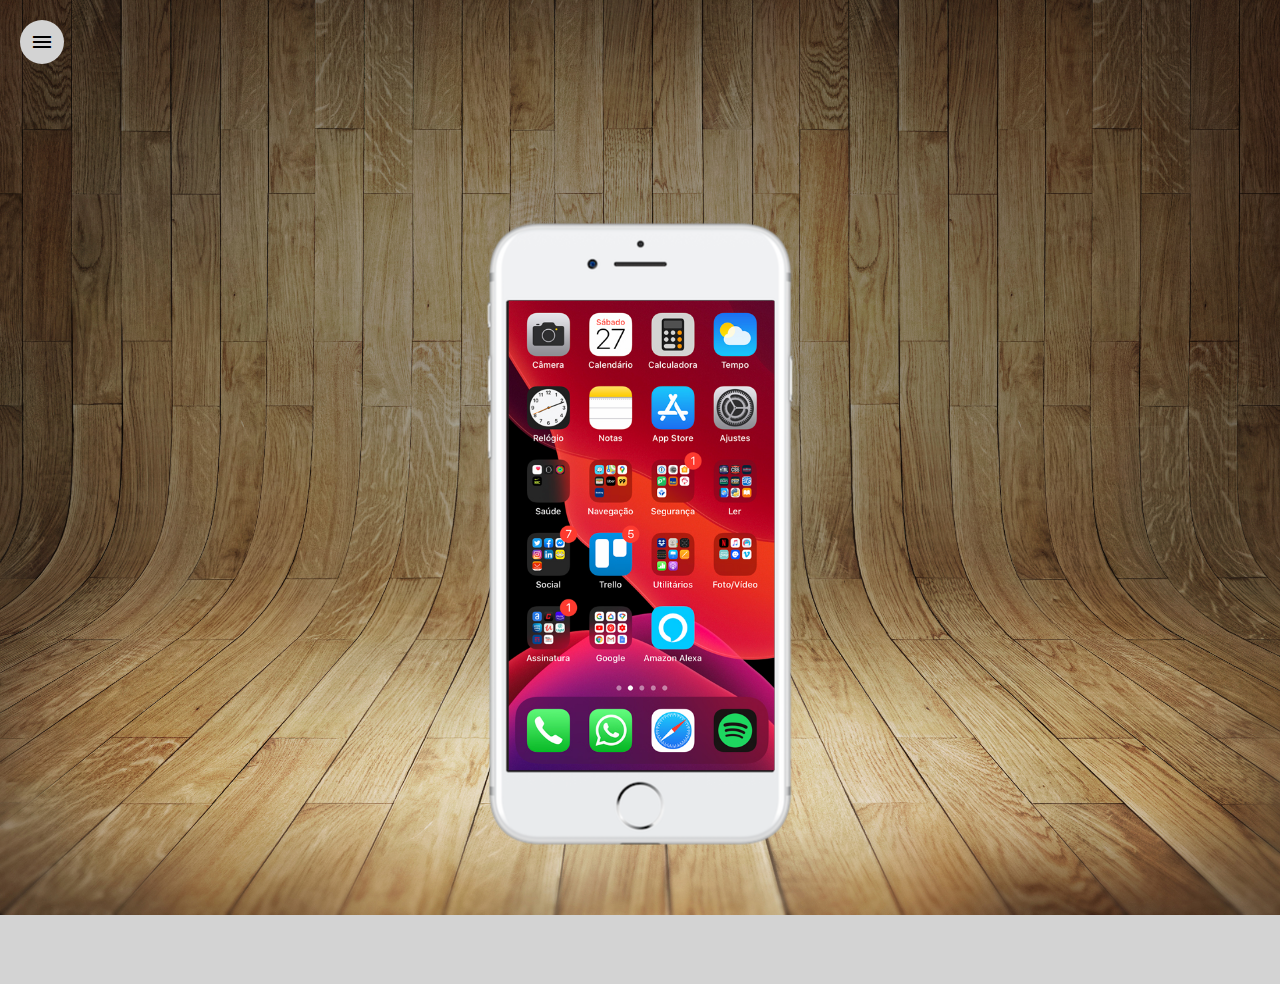
<file: index.html>
<!DOCTYPE html>
<html lang="pt-br">
<head>
    <meta charset="UTF-8">
    <meta http-equiv="X-UA-Compatible" content="IE=edge">
    <meta name="viewport" content="width=device-width, initial-scale=1.0">
    <title>Minhas redes sociais</title>
    <link href="https://fonts.googleapis.com/icon?family=Material+Icons" rel="stylesheet">
    <link rel="shortcut icon" href="favicon.ico" type="image/x-icon">
    <link rel="stylesheet" href="estilos/style.css">
</head>
<body>
    <header>
        <span id="icon" class="material-icons" onclick="clickMenu()">menu</span>
        <menu id="itens" class="redes-sociais">
            <ul>
                <li><a href="home.html" target="tela"><img src="imagens/logo-home.jpg" alt="Home"></a></li>
                <li><a href="instagram.html" target="tela"><img src="imagens/logo-instagram.jpg" alt="Instagram"></a></li>
                <li><a href="facebook.html" target="tela"><img src="imagens/logo-facebook.jpg" alt="Facebook"></a></li>
                <li><a href="twitter.html" target="tela"><img src="imagens/logo-twitter.jpg" alt="Twitter"></a></li>
                <li><a href="youtube.html" target="tela"><img src="imagens/logo-youtube.jpg" alt="Youtube"></a></li>
                <li><a href="github.html" target="tela"><img src="imagens/logo-github.jpg" alt="GitHub"></a></li>
            </ul>
        </menu>
    </header>

    <main>
        <section id="telefone">
            <iframe src="home.html" name="tela" id="tela" frameborder="0">
                Seu navegador não é compatível com isso
            </iframe>
        </section>
    </main>

    <script>
        function clickMenu() {
            if (itens.style.display == 'block') {
                itens.style.display = 'none'
            }
            else {
                itens.style.display = 'block'
            }
        }
    </script>
</body>
</html>
</file>
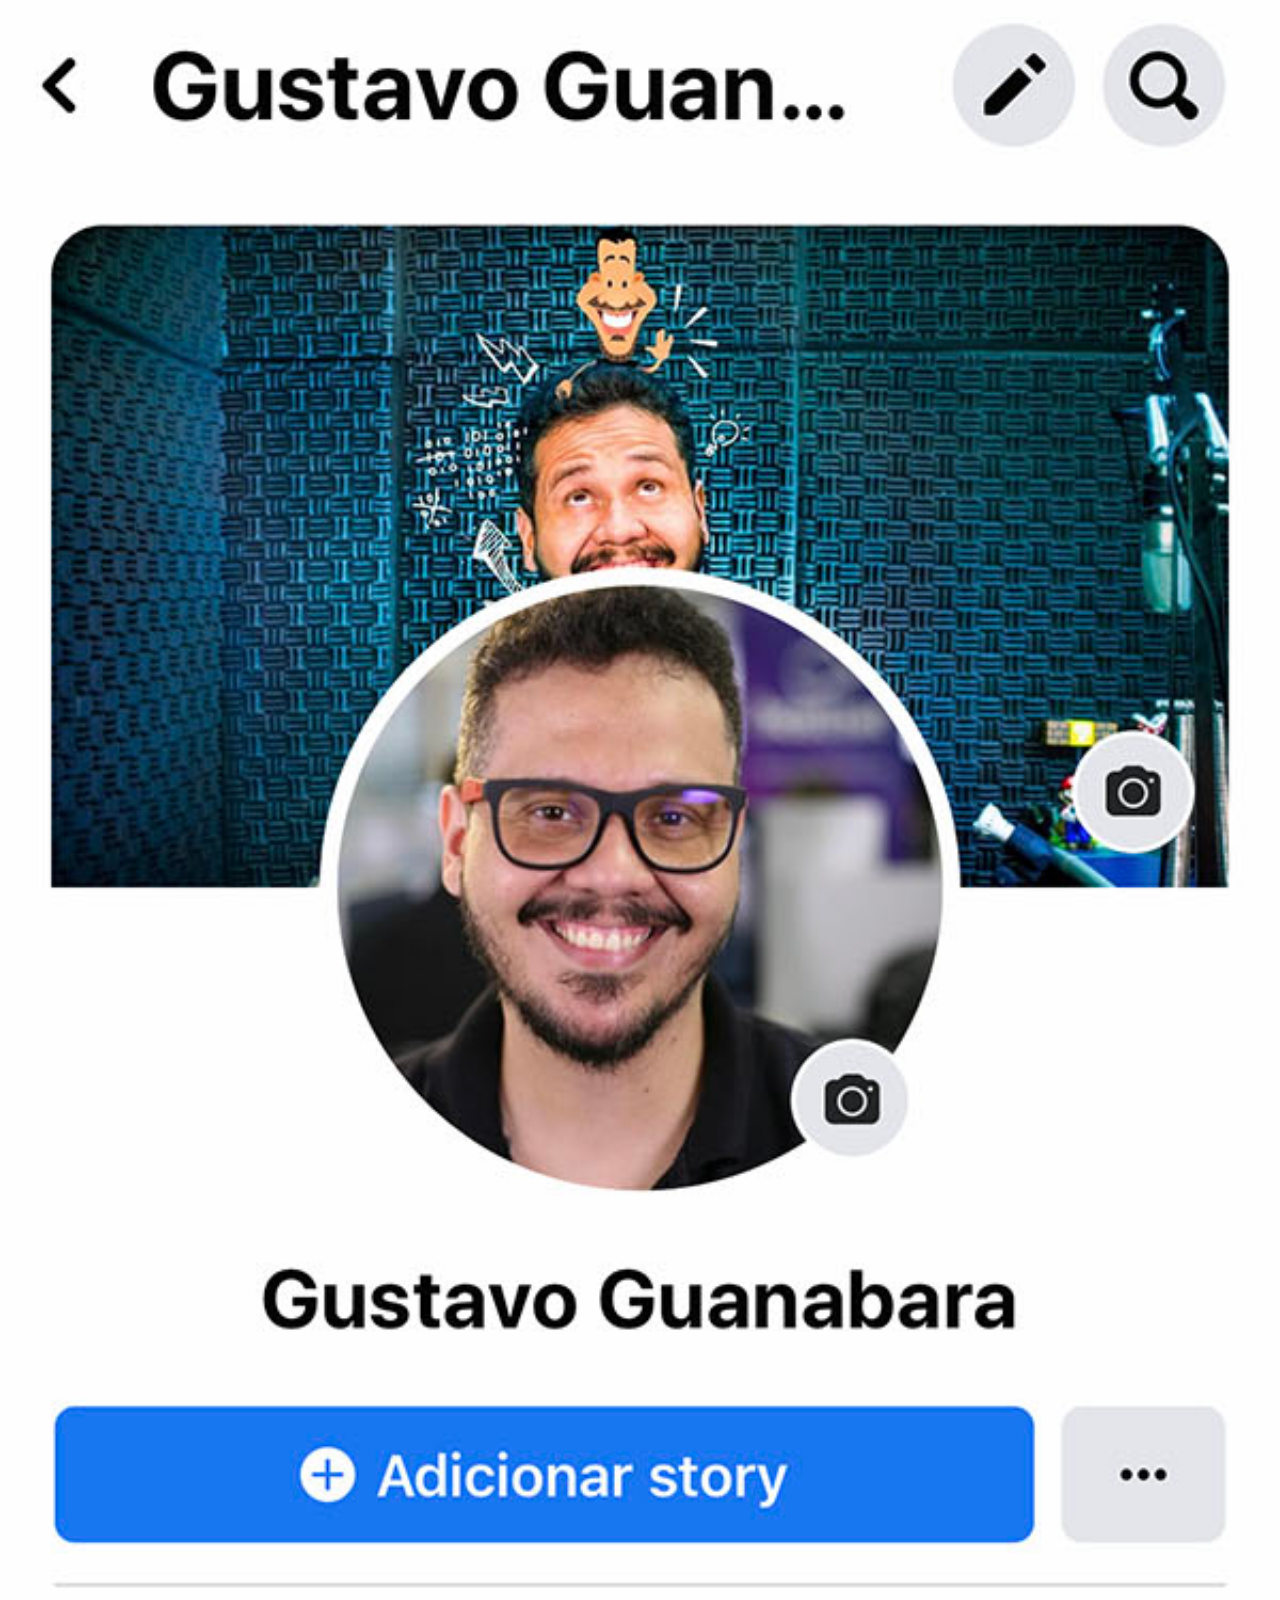
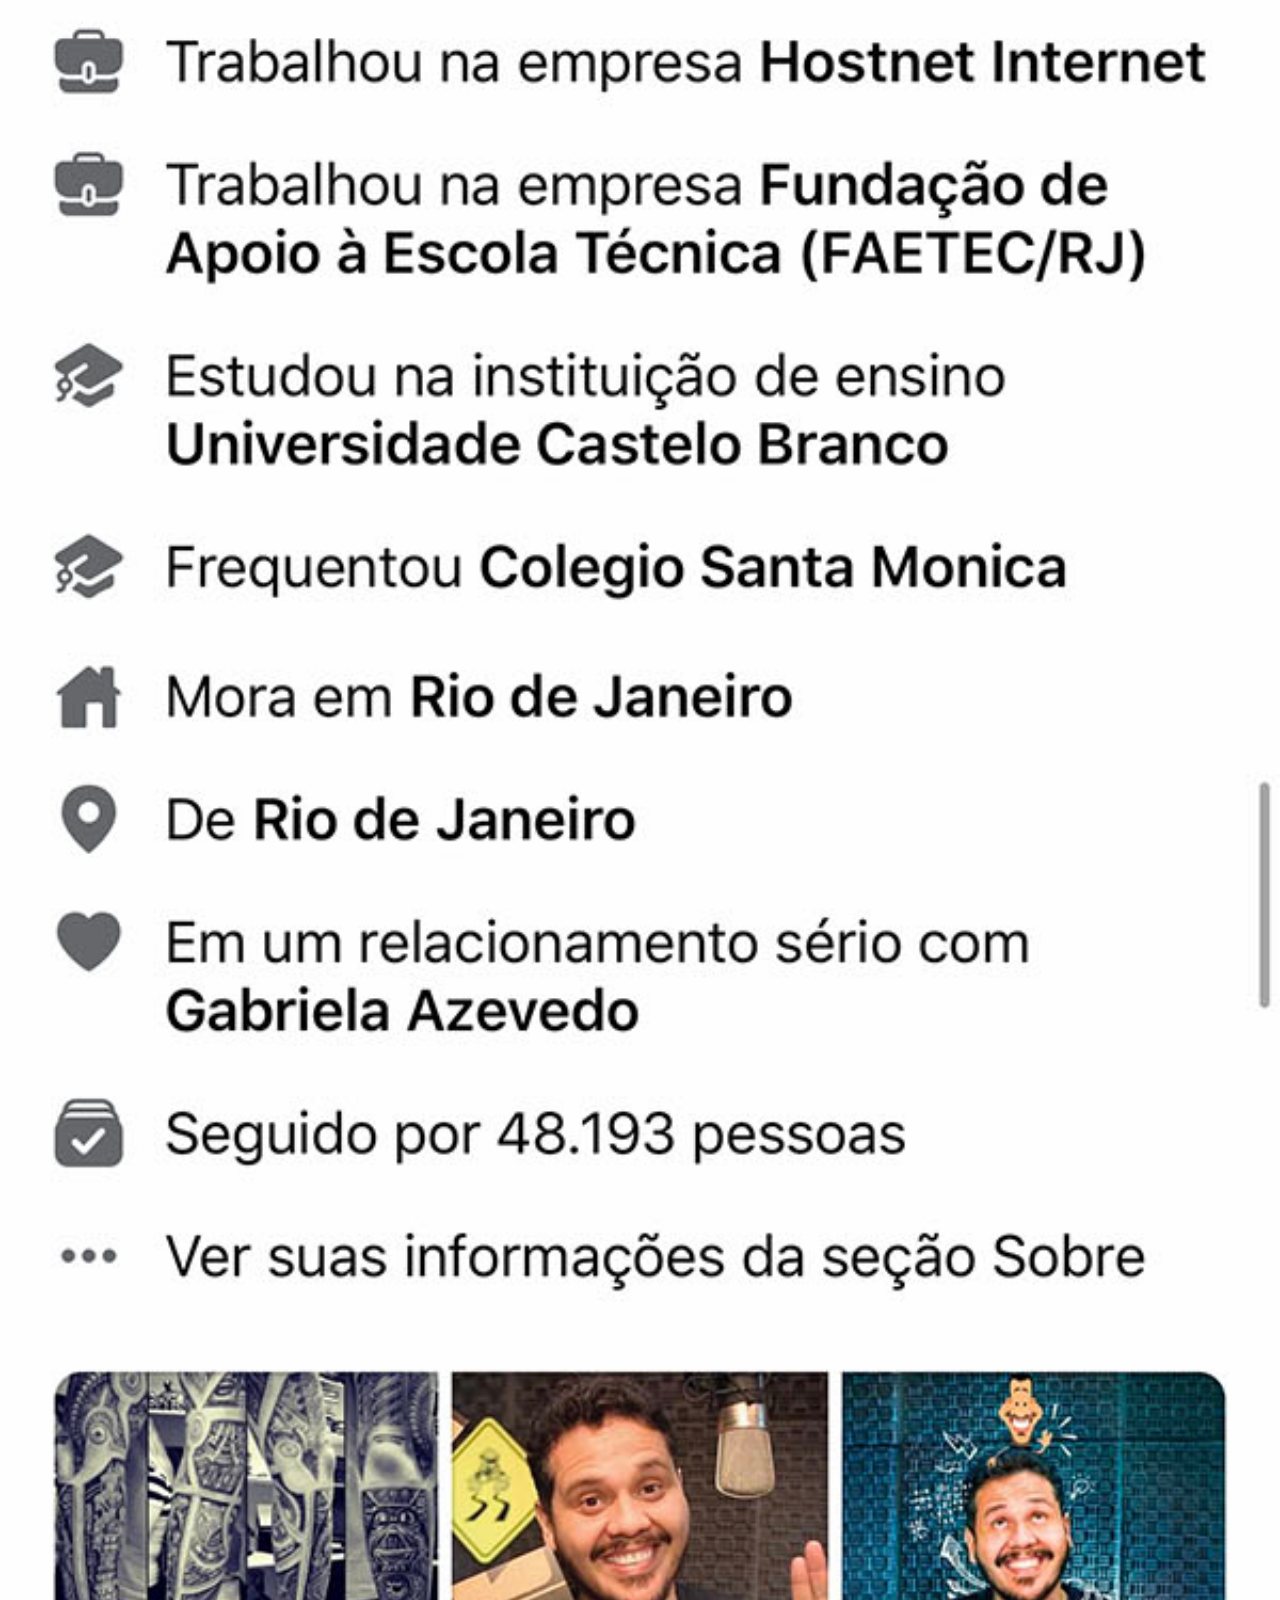
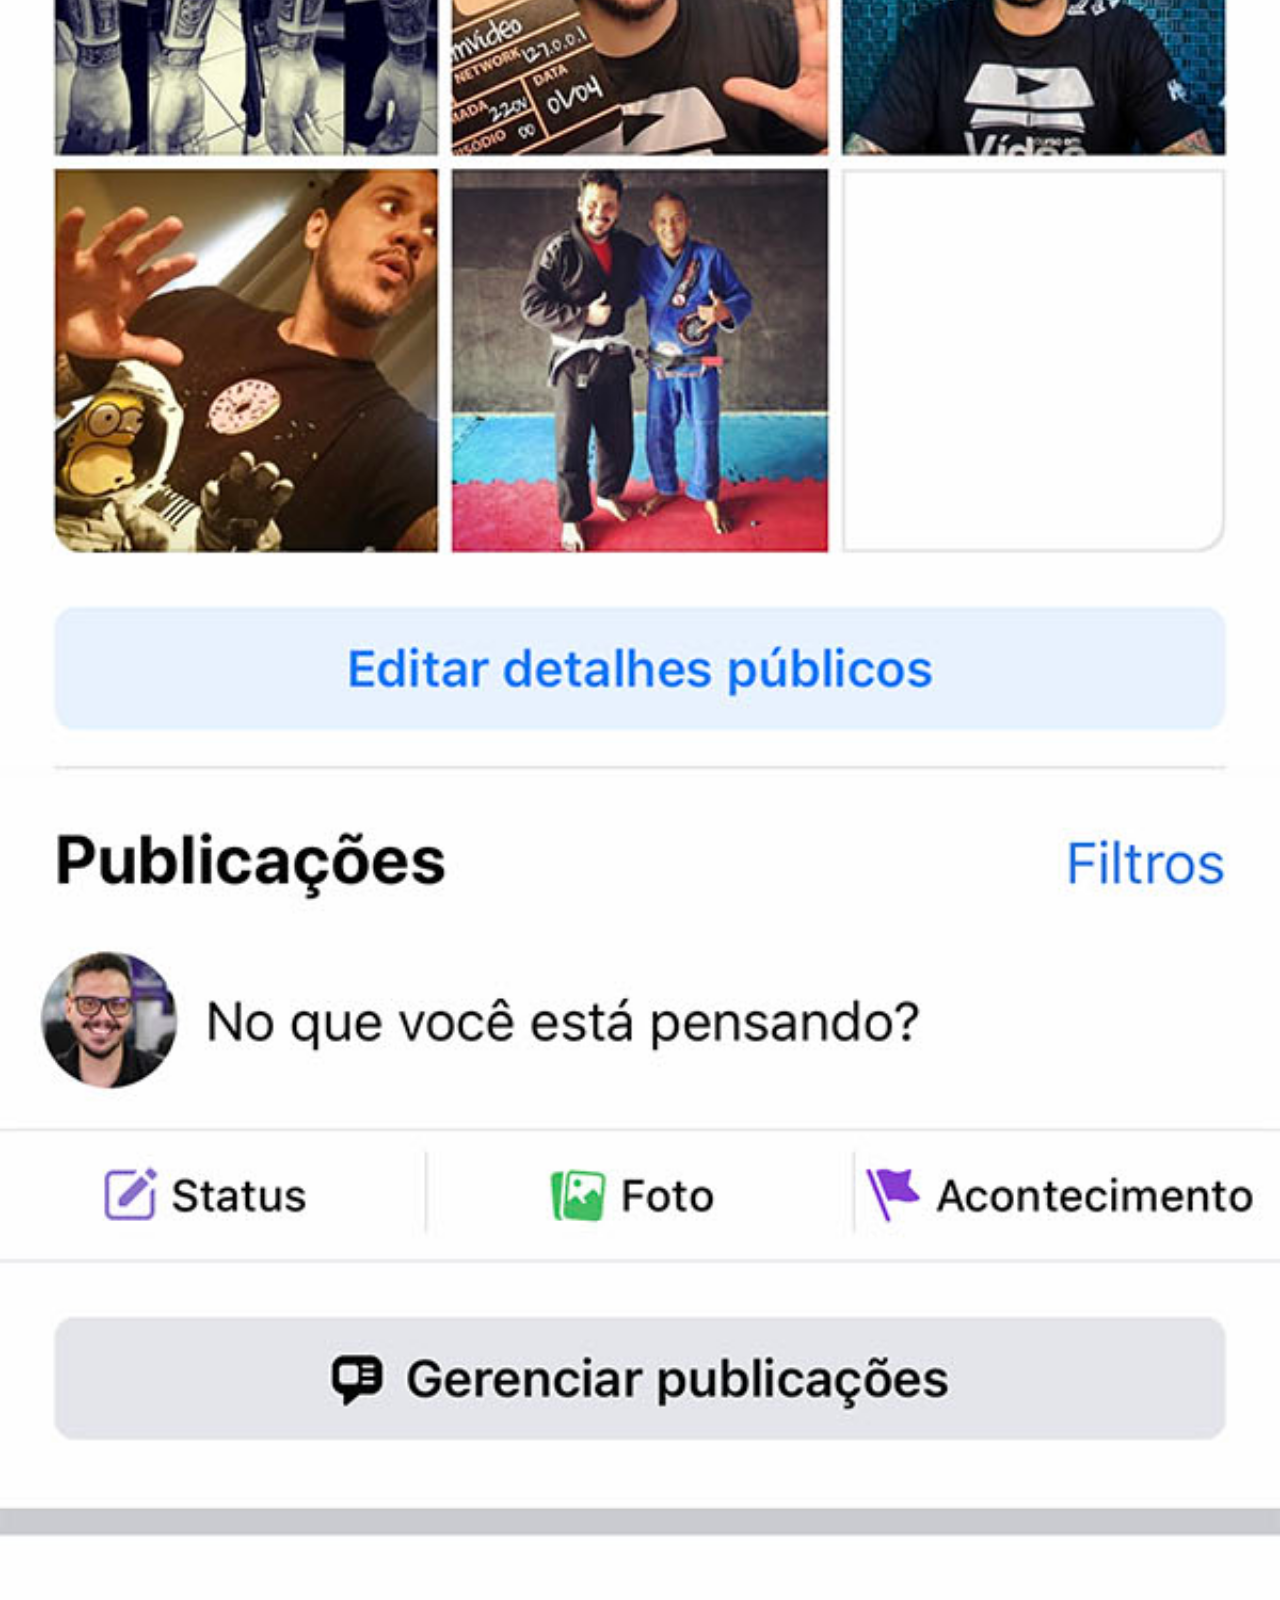
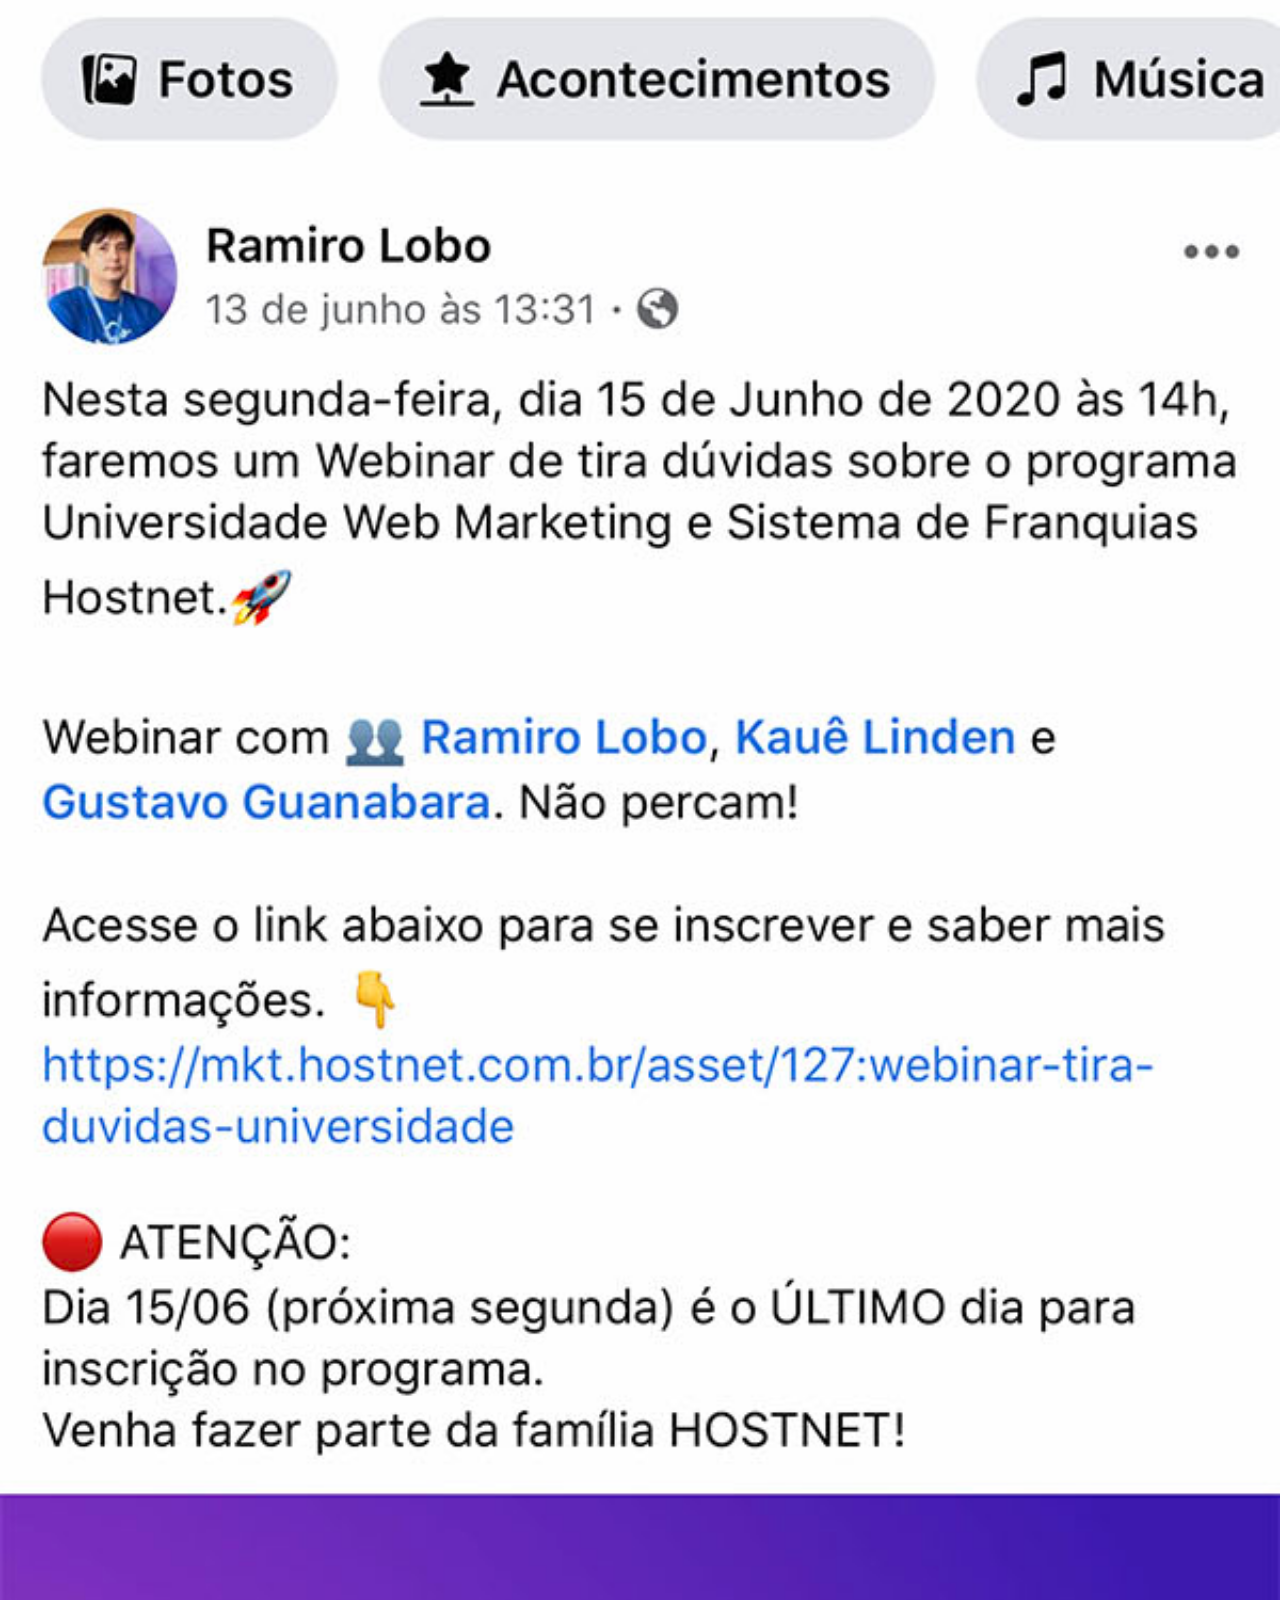
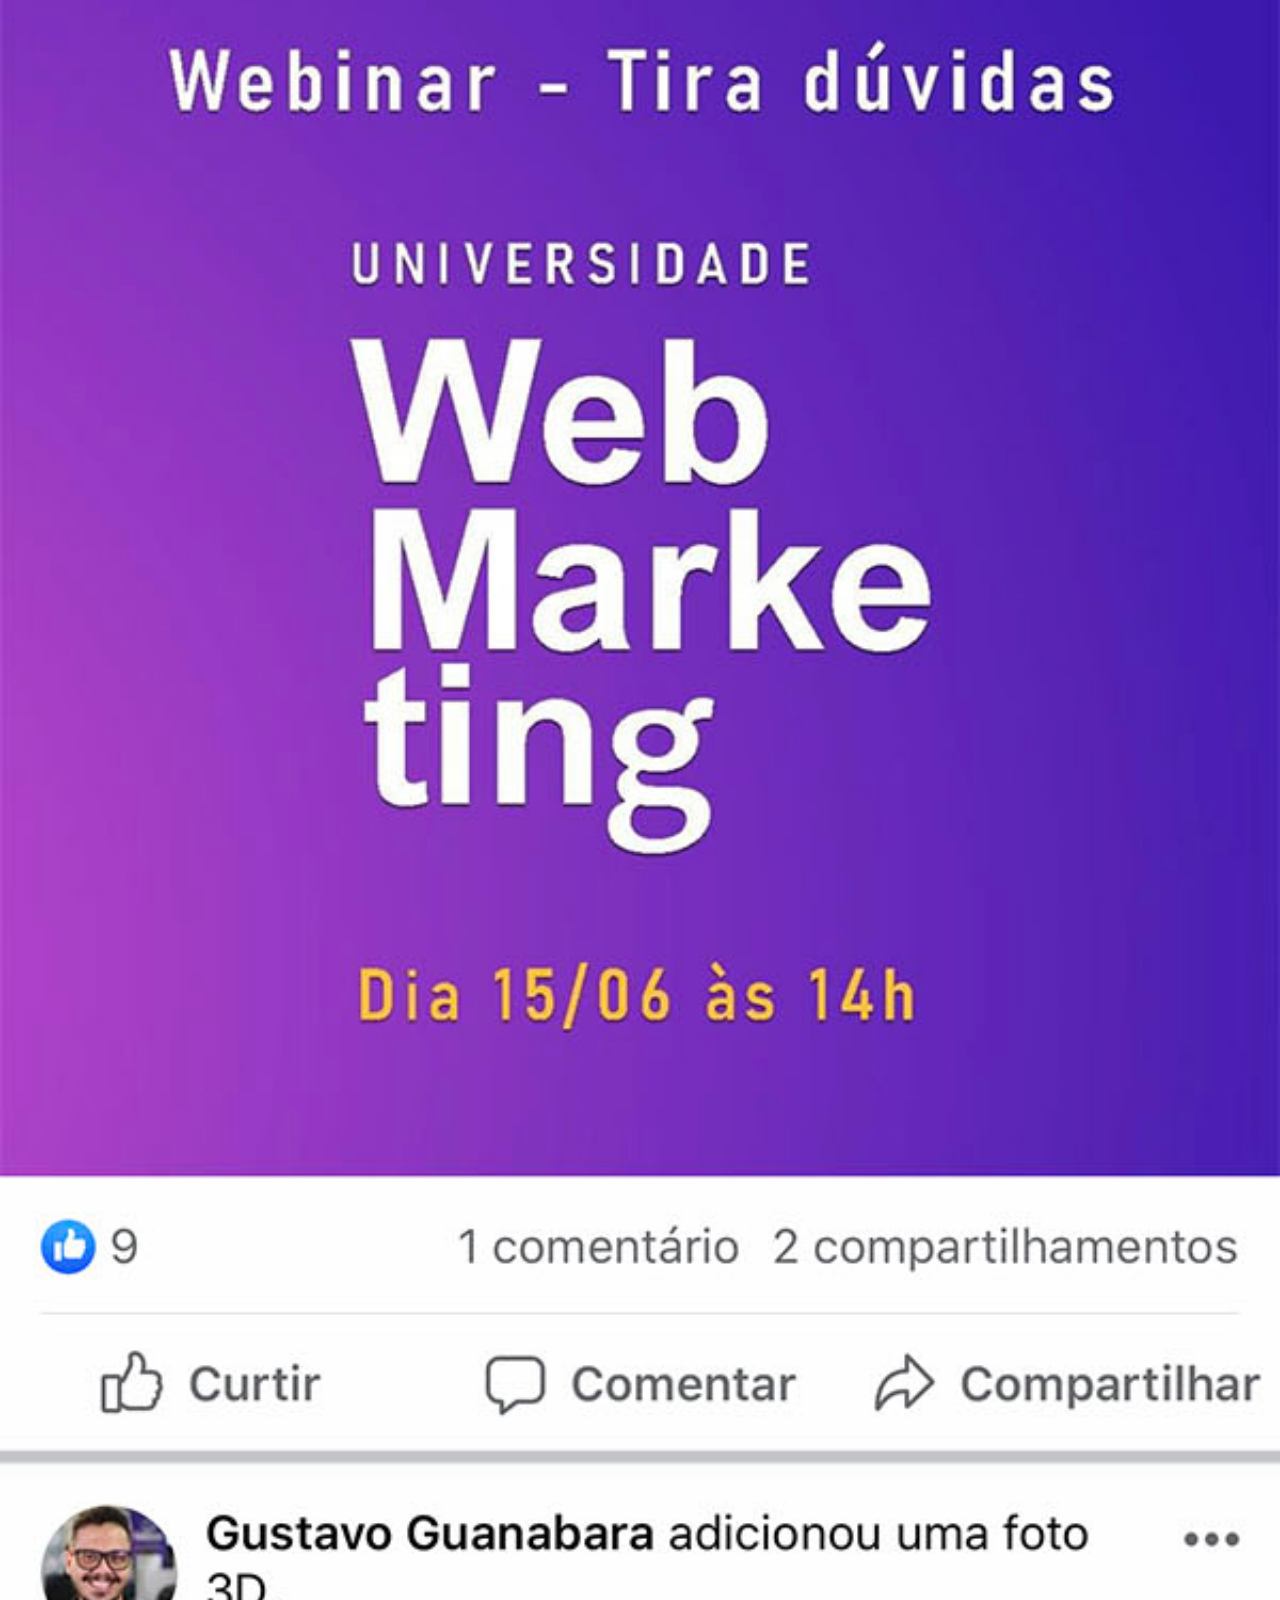
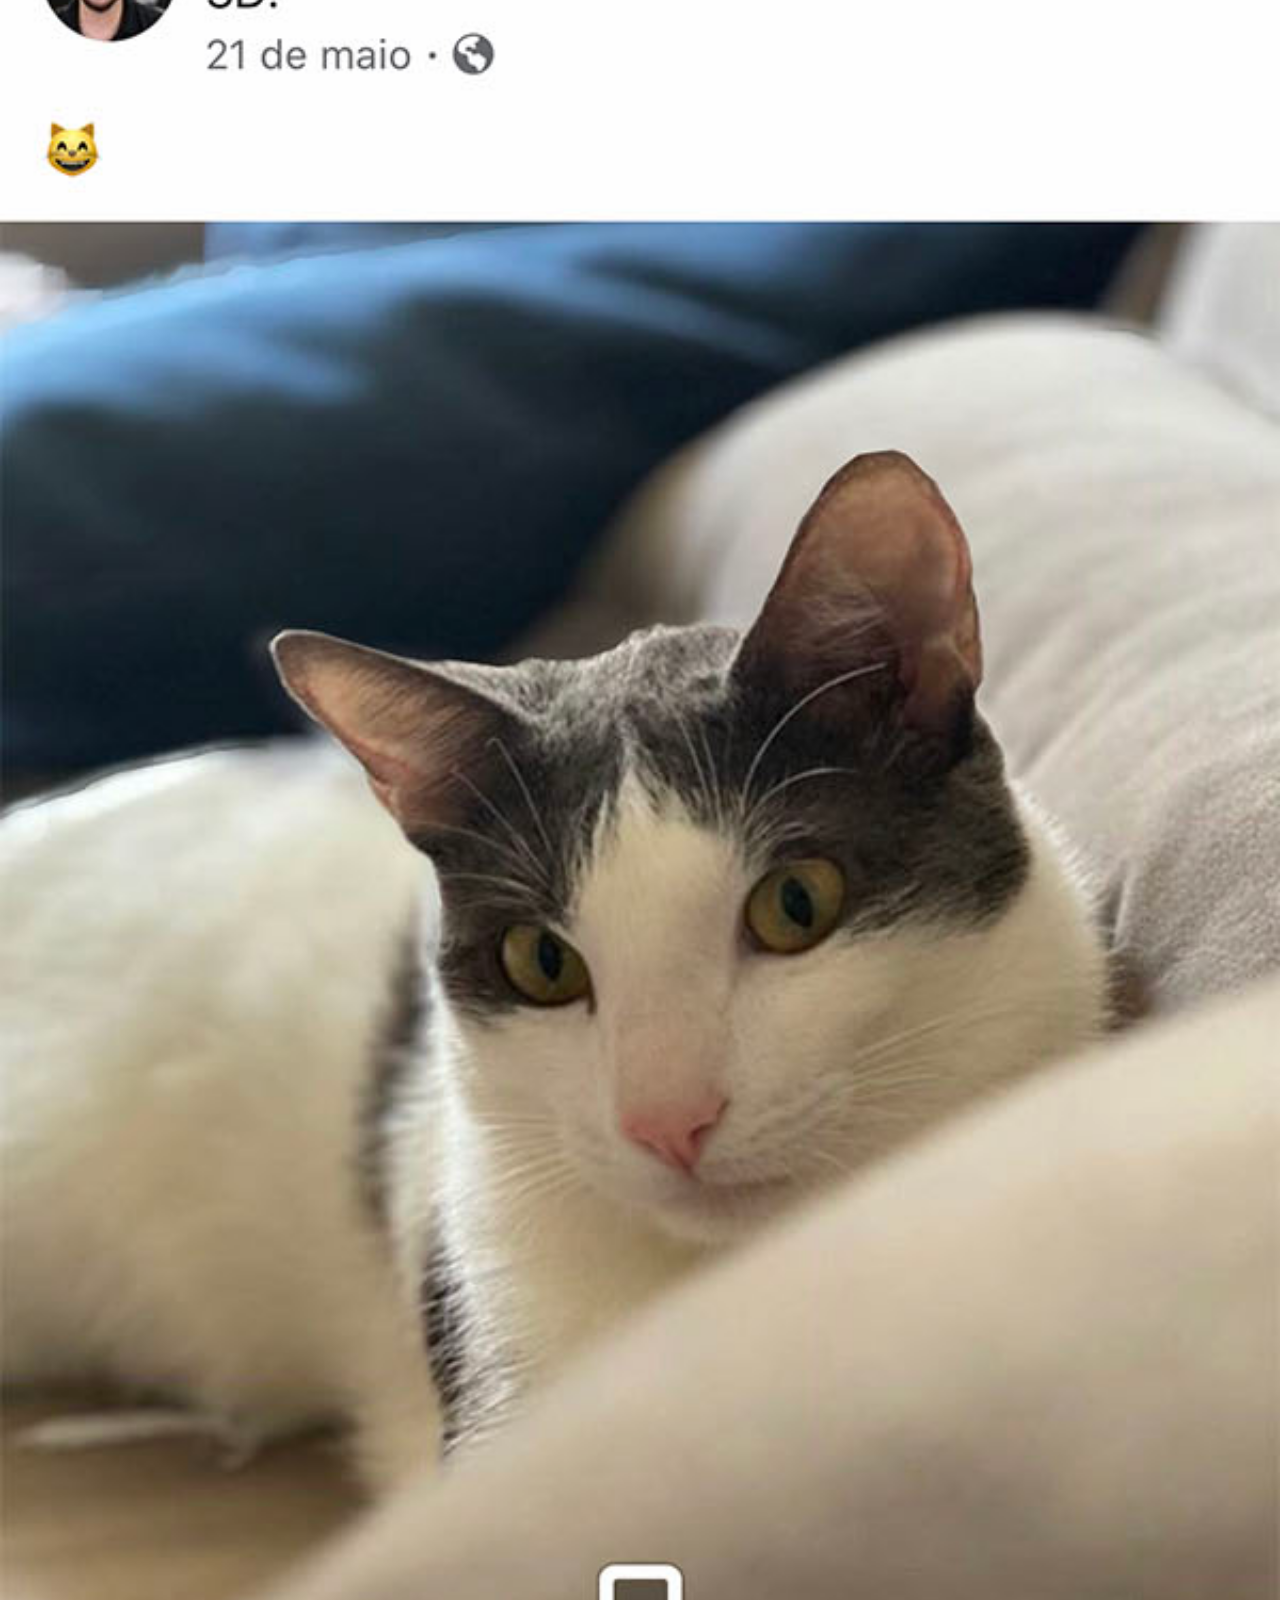
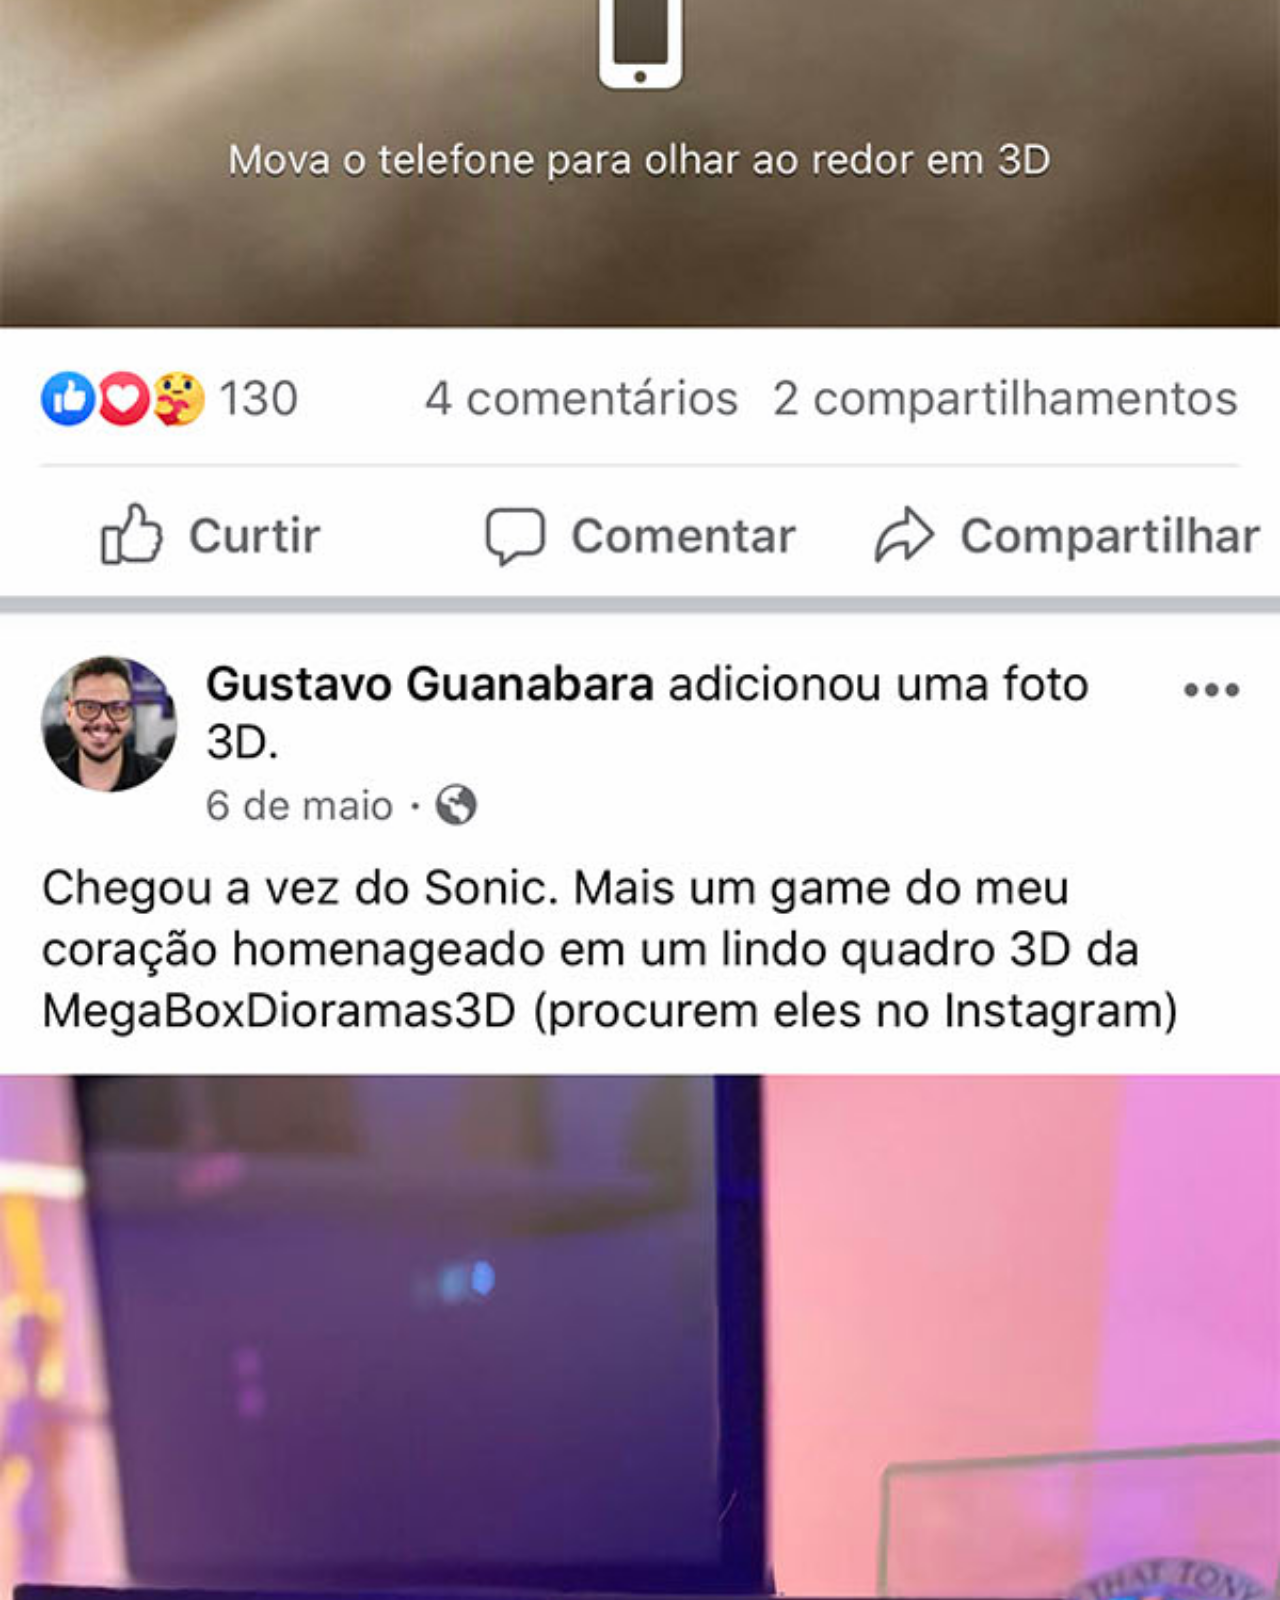
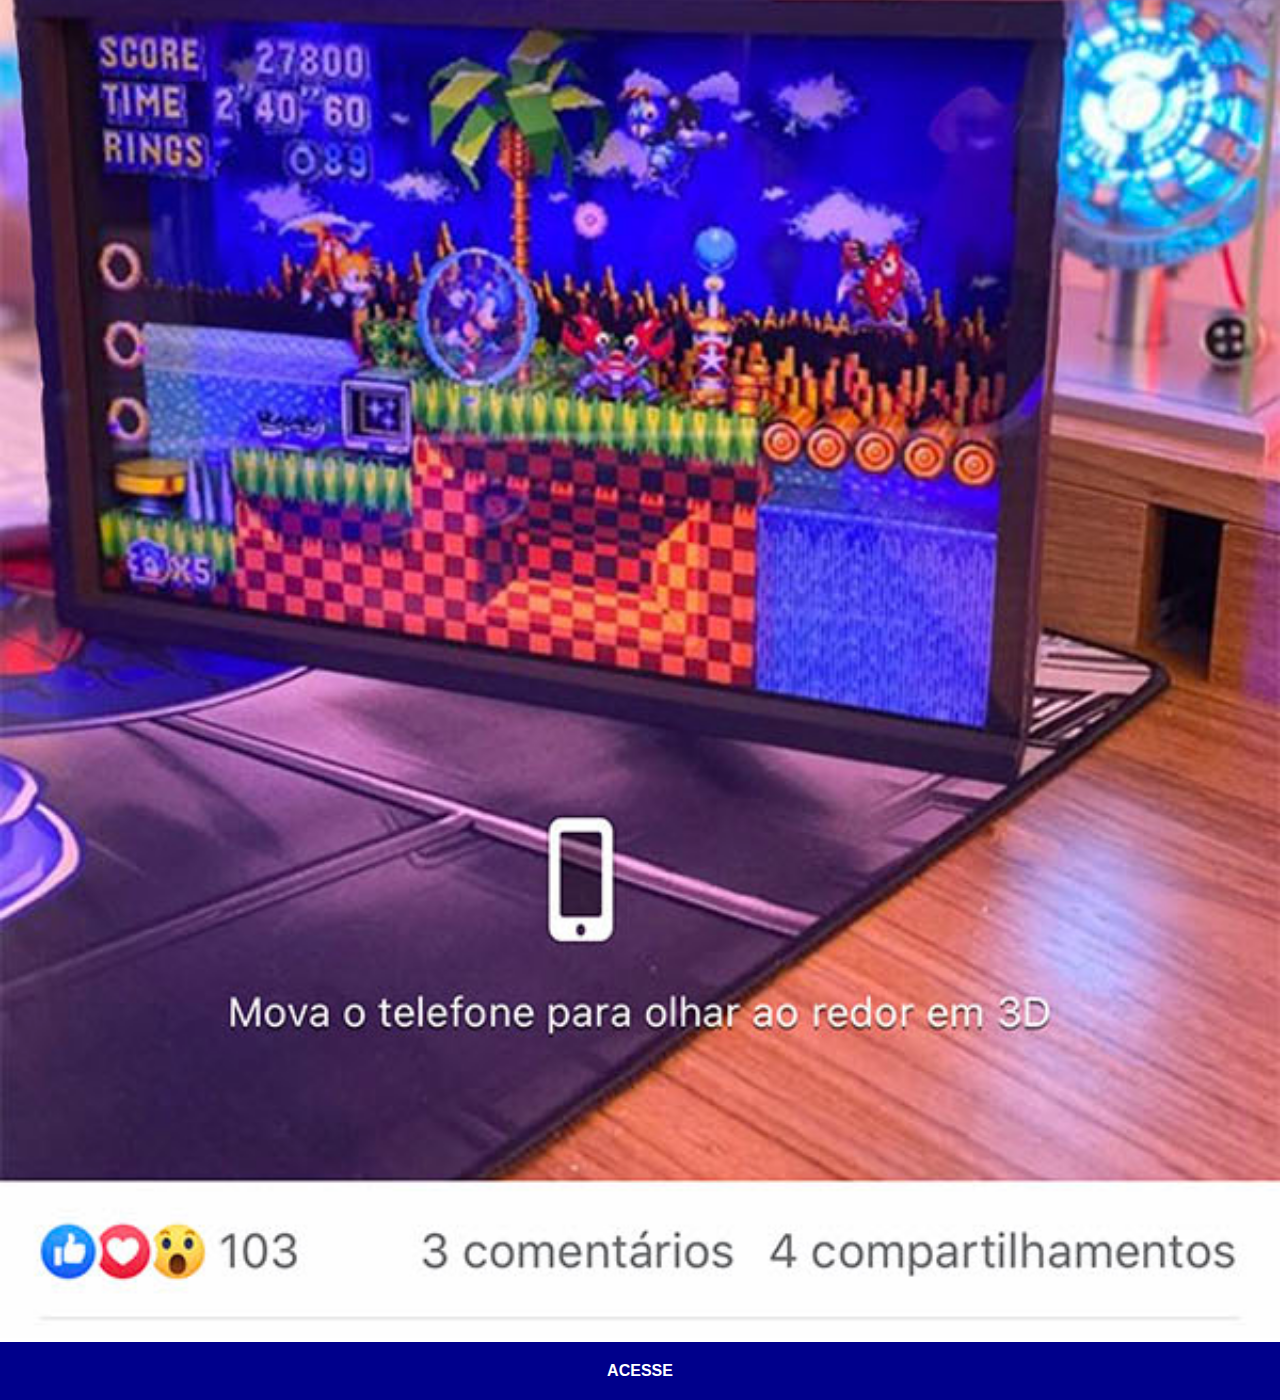
<file: facebook.html>
<!DOCTYPE html>
<html lang="pt-br">
<head>
    <meta charset="UTF-8">
    <meta http-equiv="X-UA-Compatible" content="IE=edge">
    <meta name="viewport" content="width=device-width, initial-scale=1.0">
    <title>Facebook</title>
    <link rel="stylesheet" href="estilos/social.css">
</head>
<body>
    <img src="imagens/tela-facebook.jpg" alt="Tela facebook">
    <a href="https://www.facebook.com/jhonnathan.jhonny.3" target="_blank" rel="external">ACESSE</a>
</body>
</html>
</file>
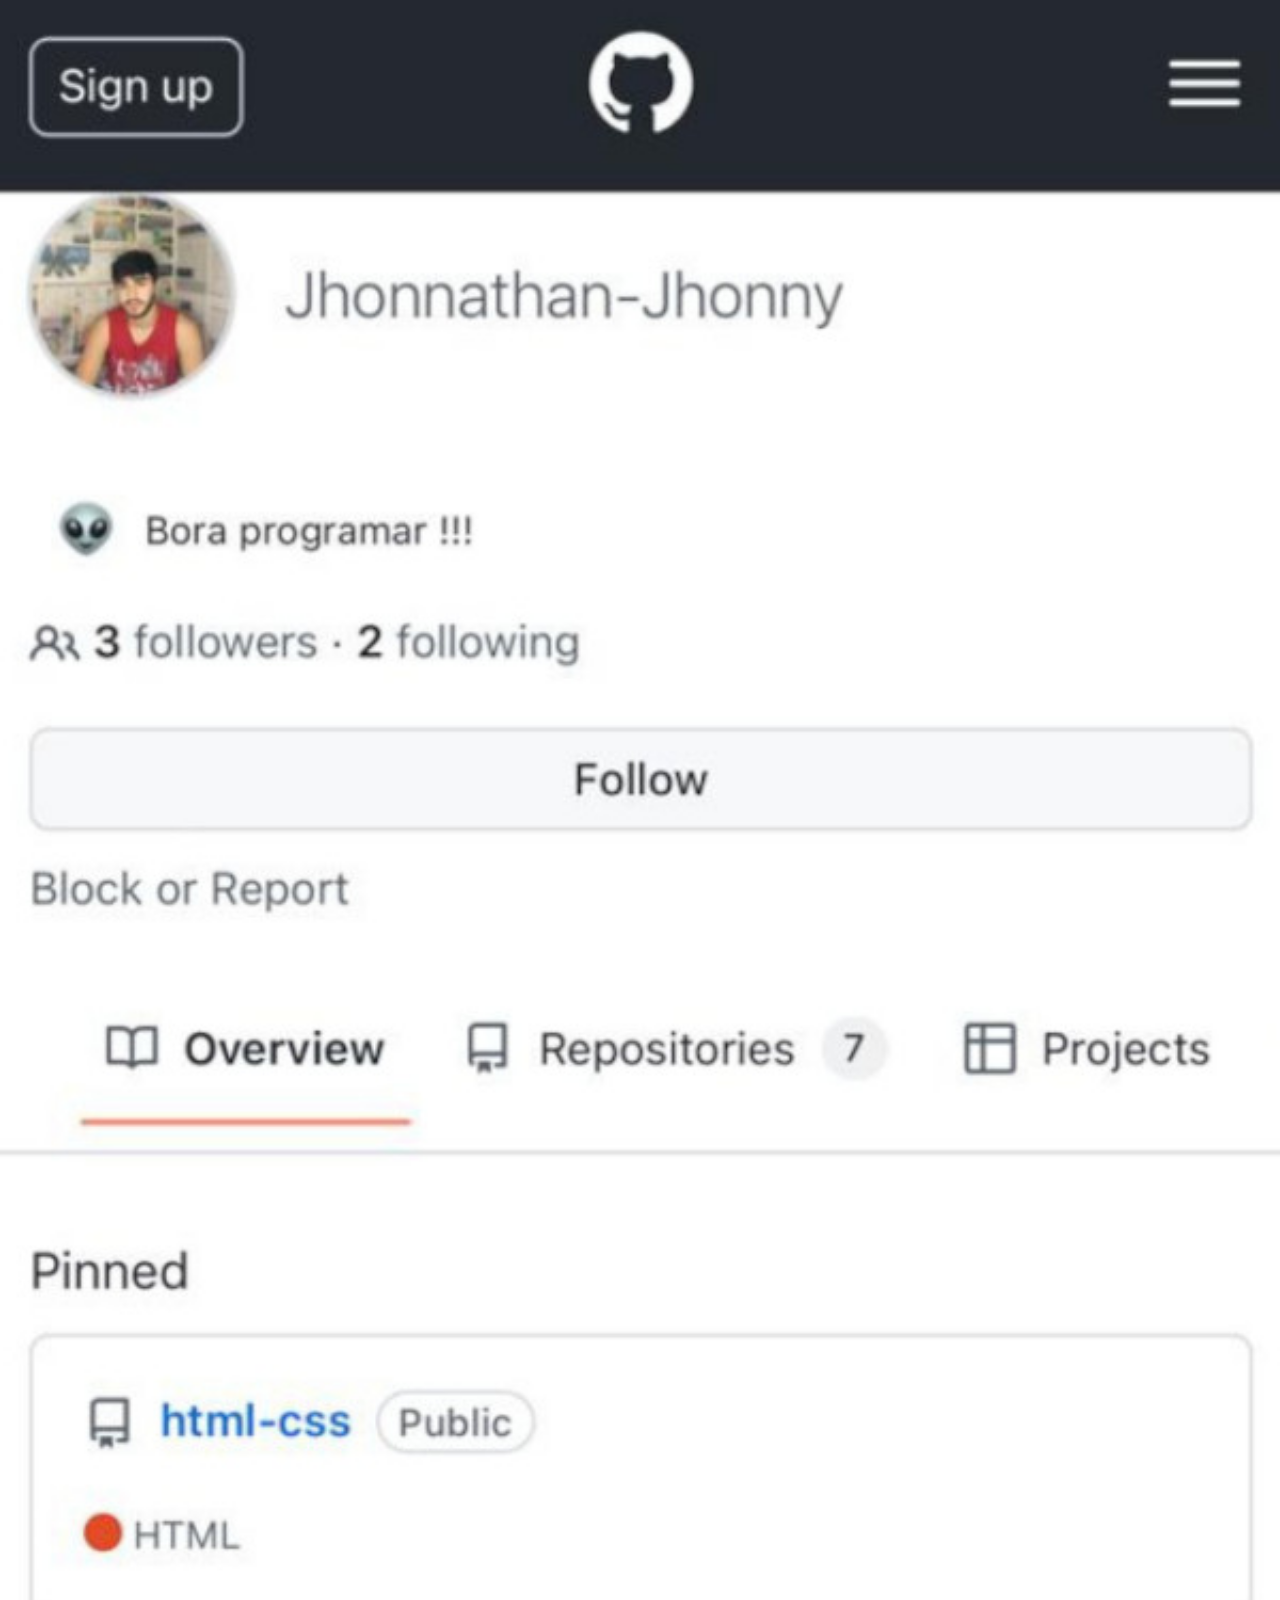
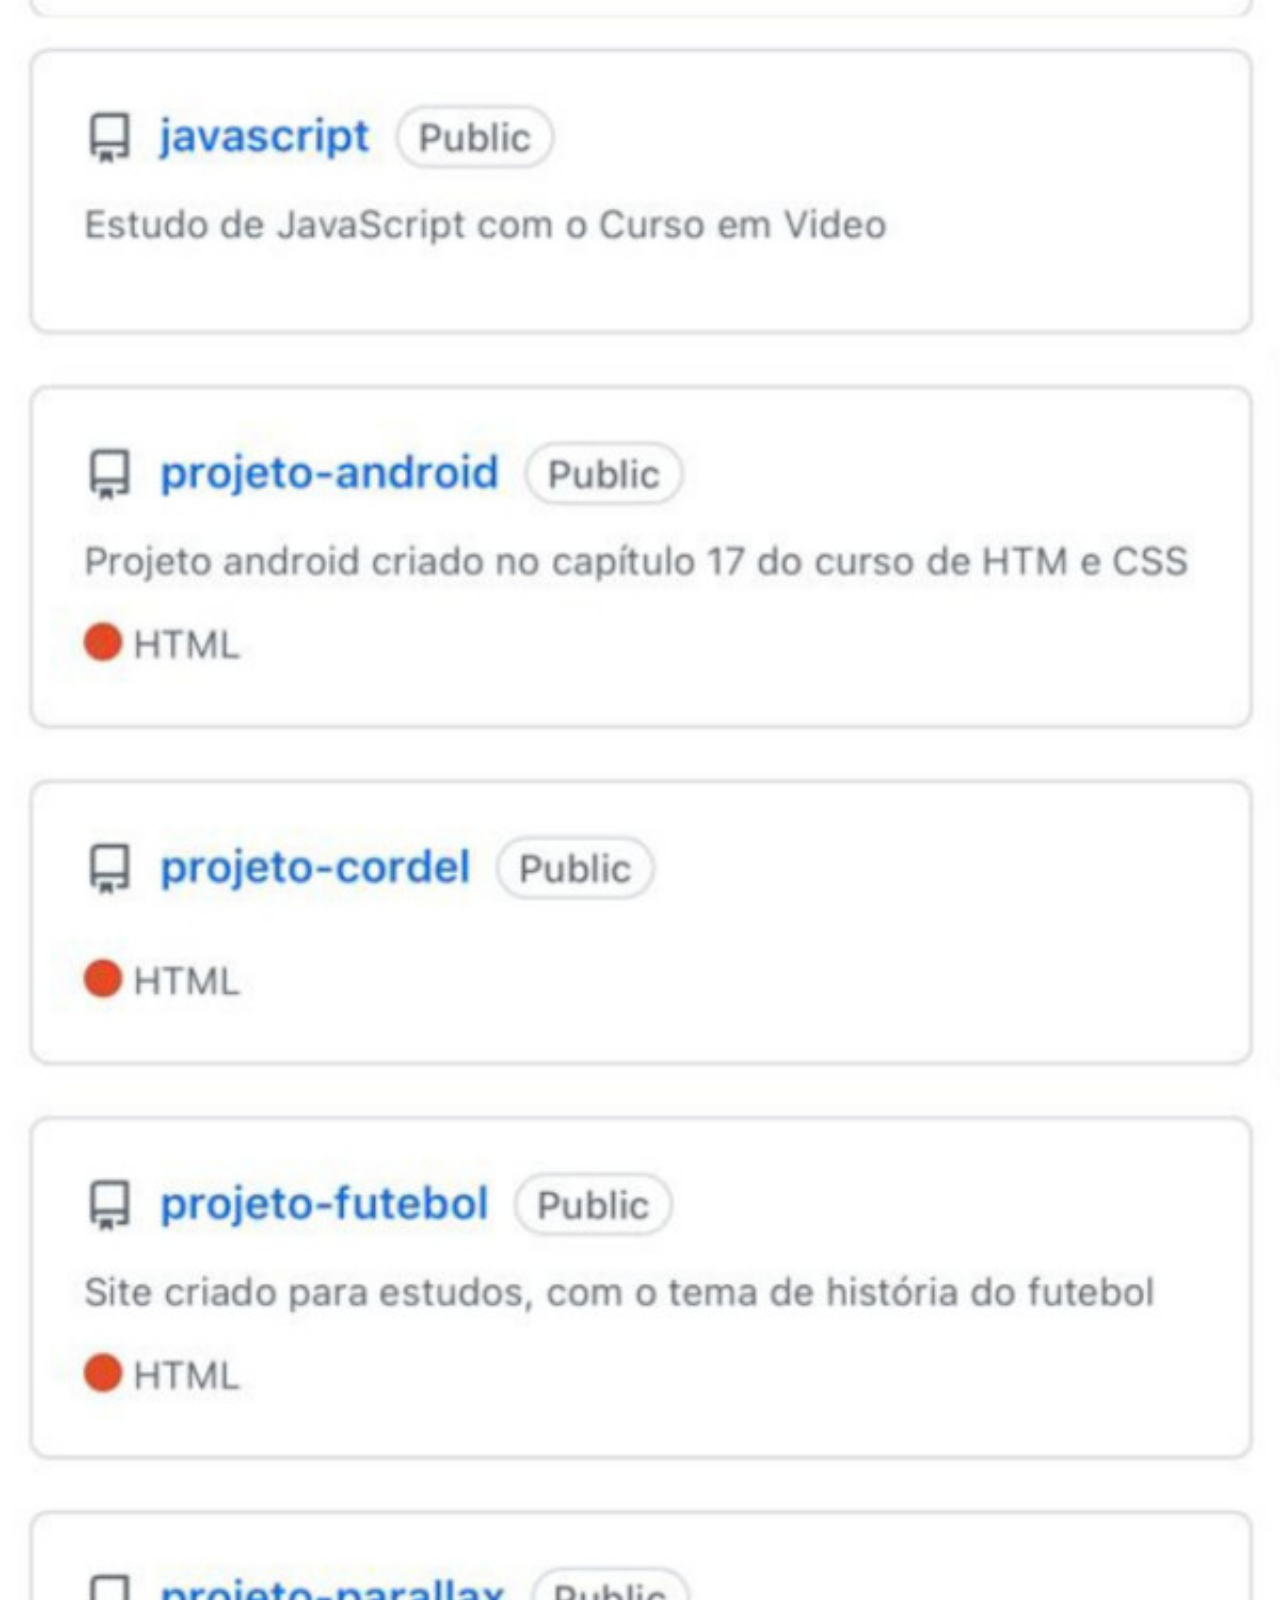
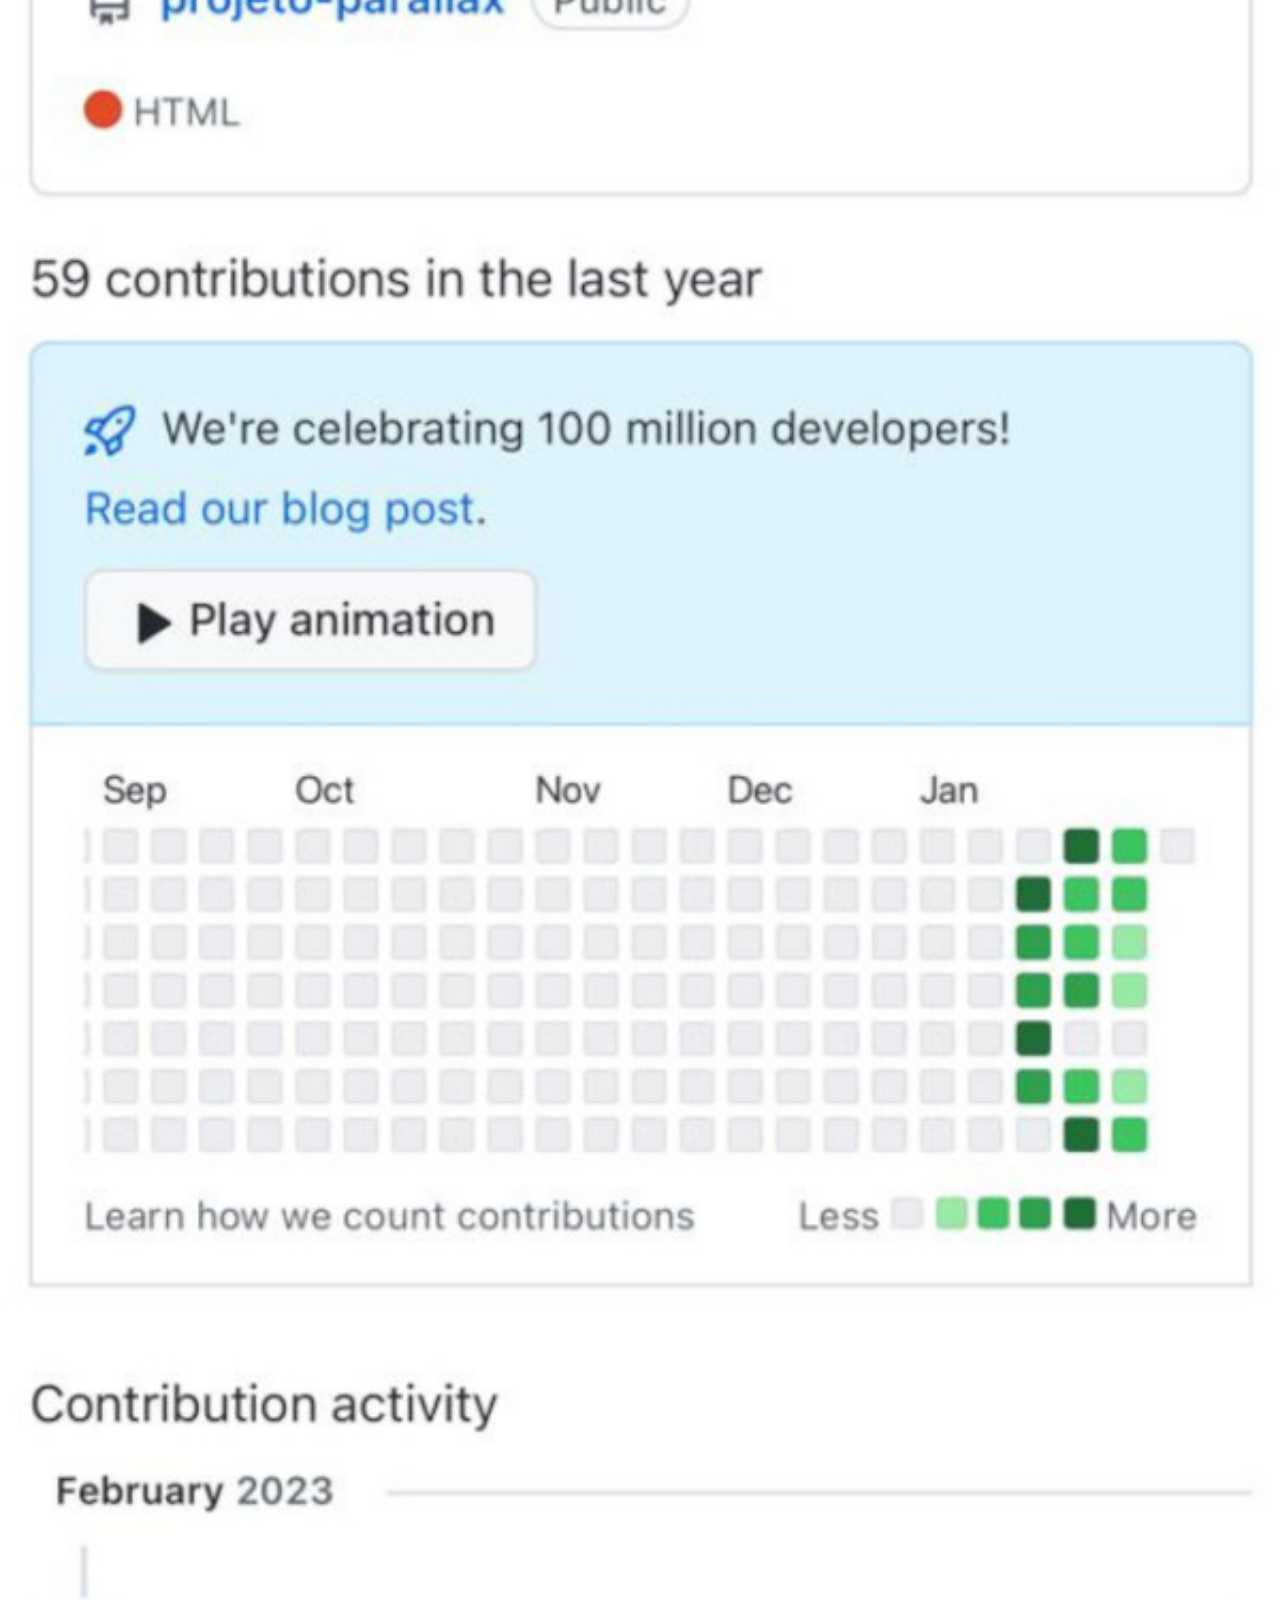
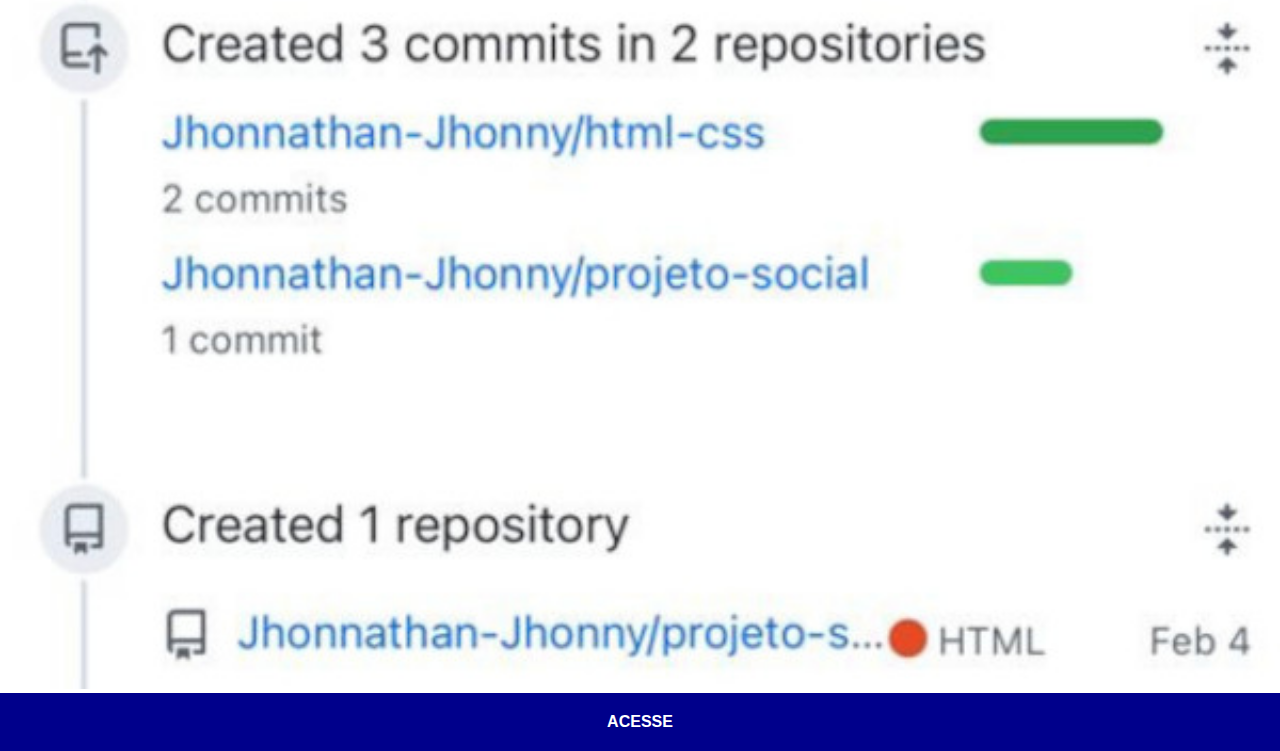
<file: github.html>
<!DOCTYPE html>
<html lang="pt-br">
<head>
    <meta charset="UTF-8">
    <meta http-equiv="X-UA-Compatible" content="IE=edge">
    <meta name="viewport" content="width=device-width, initial-scale=1.0">
    <title>GitHub</title>
    <link rel="stylesheet" href="estilos/social.css">
</head>
<body>
    <img src="imagens/tela-github.jpg" alt="Tela github">
    <a href="https://github.com/Jhonnathan-Jhonny" target="_blank" rel="external">ACESSE</a>
</body>
</html>
</file>
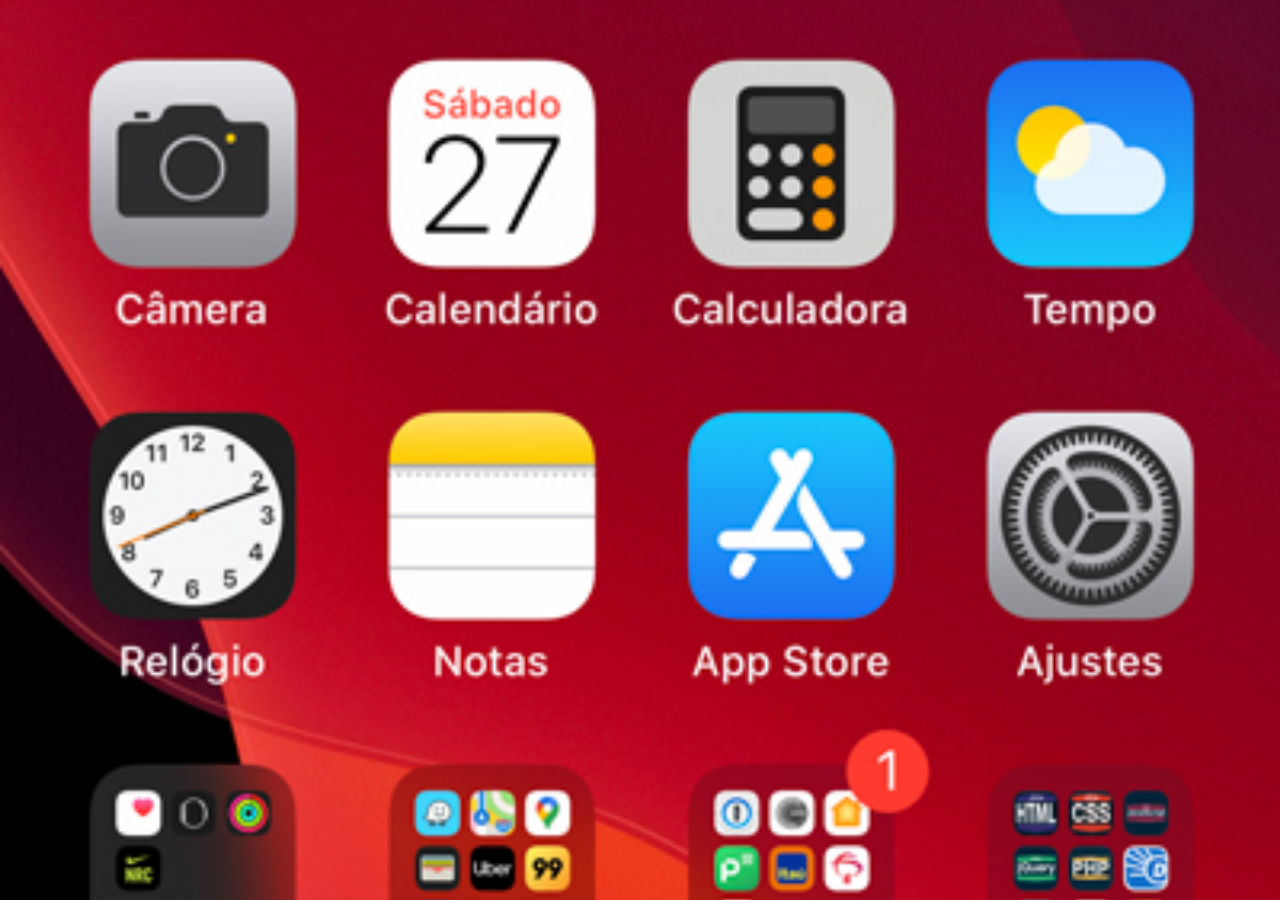
<file: home.html>
<!DOCTYPE html>
<html lang="pt-br">
<head>
    <meta charset="UTF-8">
    <meta http-equiv="X-UA-Compatible" content="IE=edge">
    <meta name="viewport" content="width=device-width, initial-scale=1.0">
    <title>Home</title>
    <style>
        * {
            margin: 0px;
            padding: 0px;
        }

        body {
            height: 100vh;
            width: 100vw;
            background: black url(imagens/tela-home.jpg) no-repeat top center;
            background-size: cover;
        }
    </style>
</head>
<body>
    
</body>
</html>
</file>
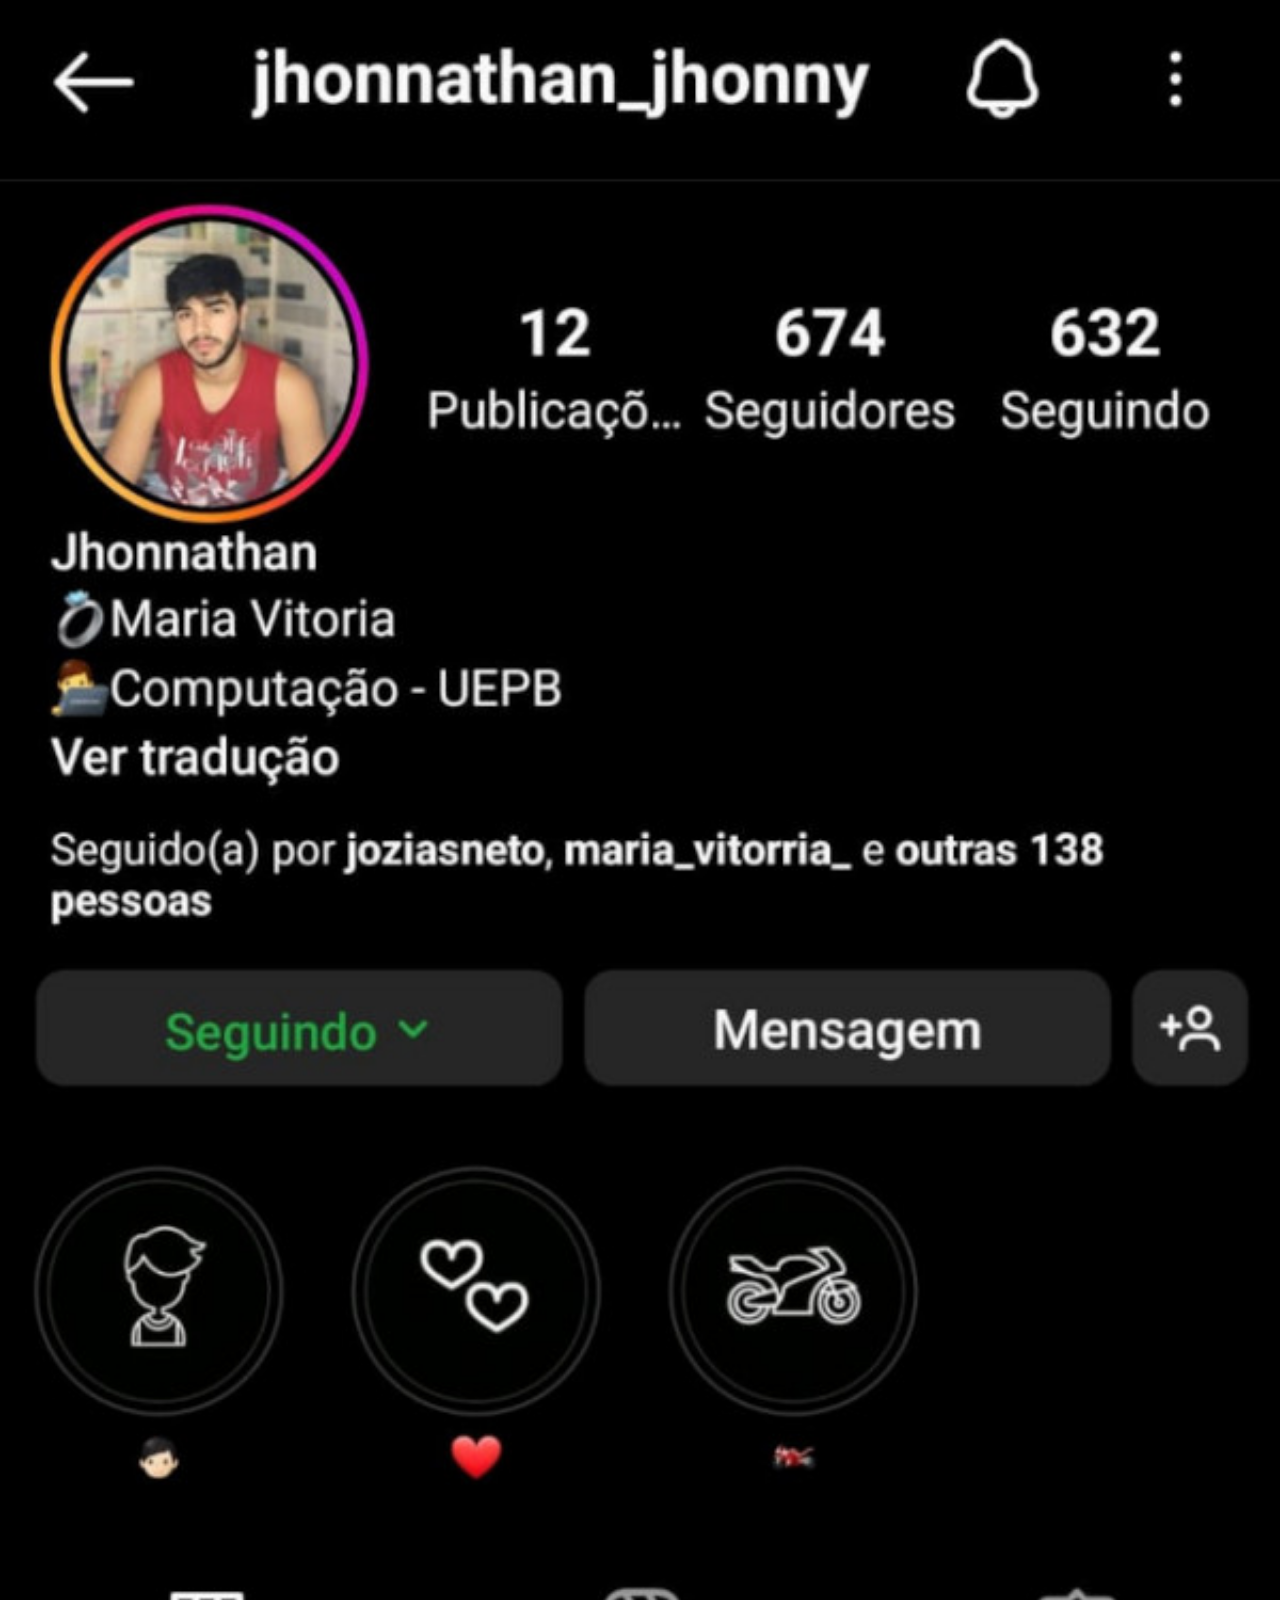
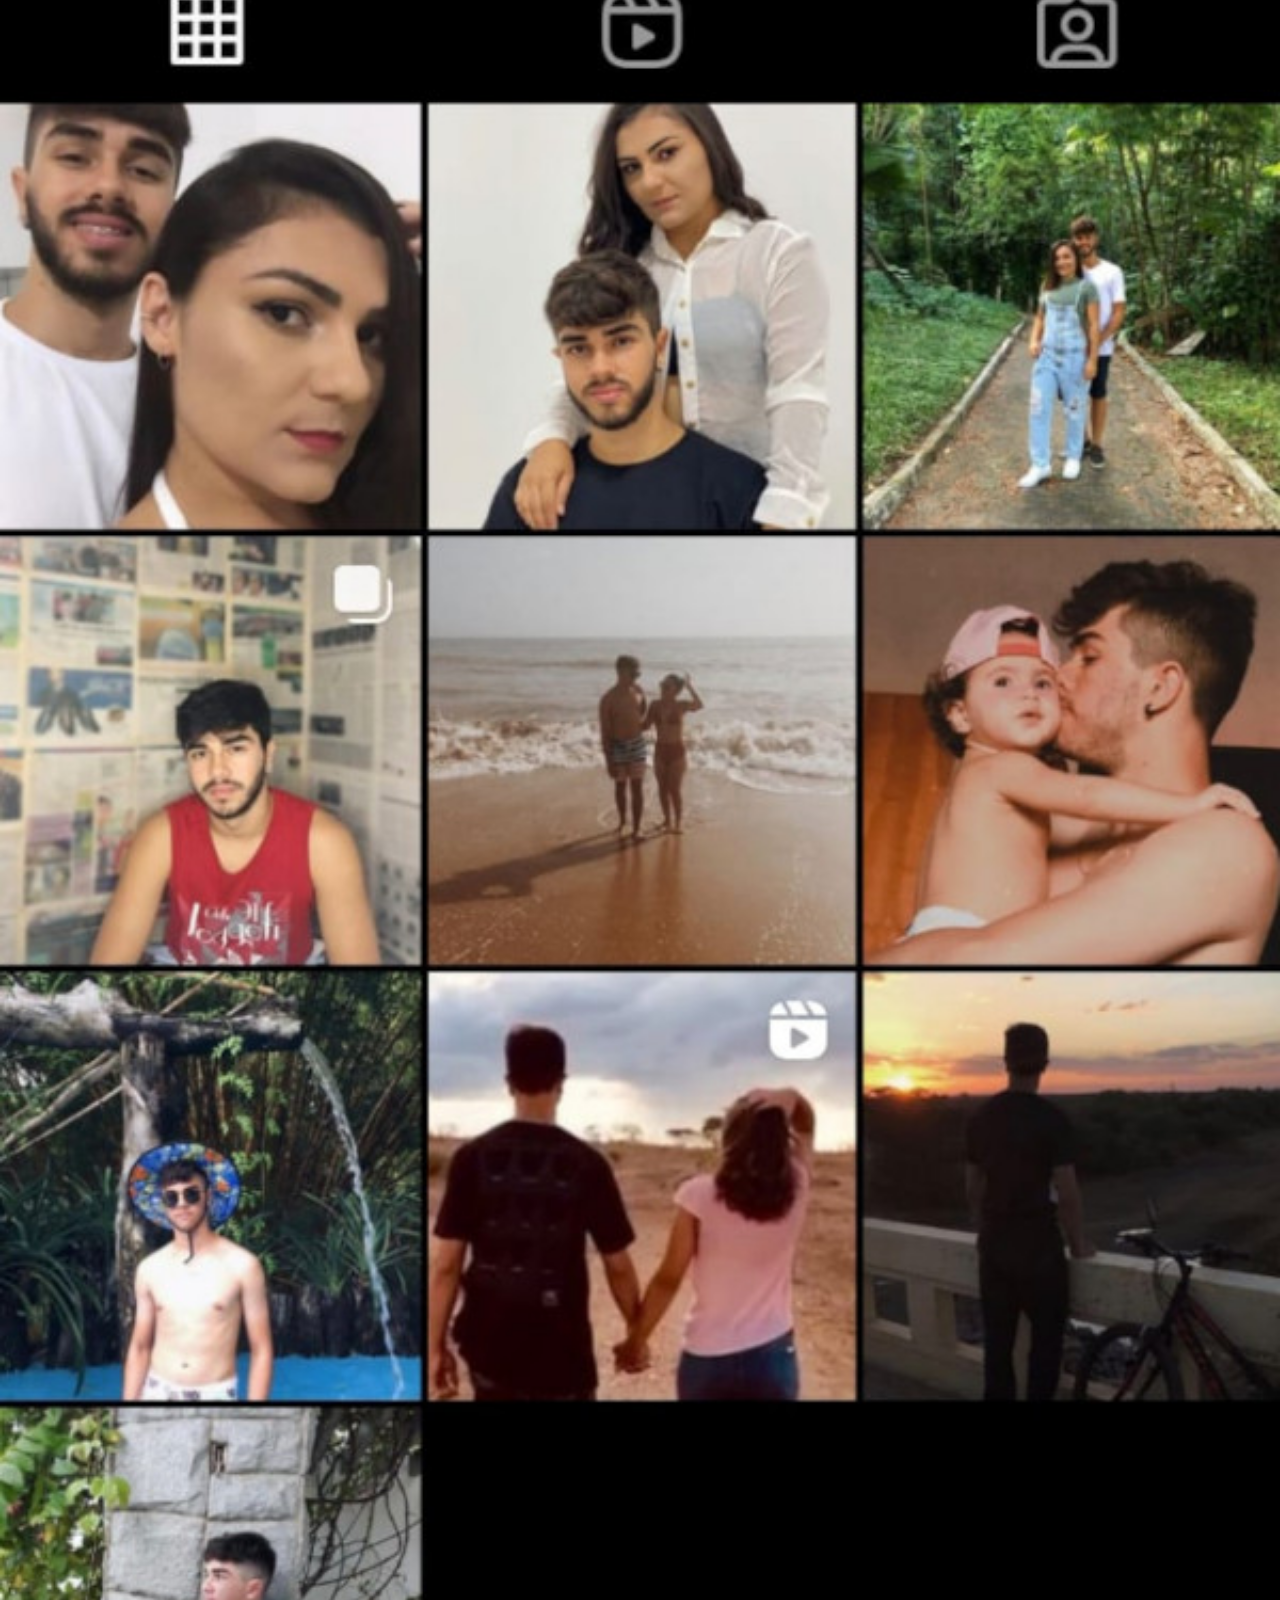
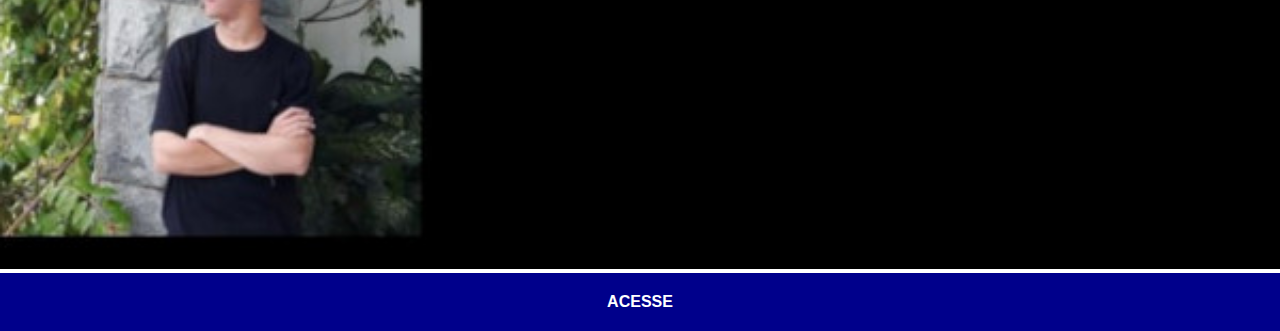
<file: instagram.html>
<!DOCTYPE html>
<html lang="pt-br">
<head>
    <meta charset="UTF-8">
    <meta http-equiv="X-UA-Compatible" content="IE=edge">
    <meta name="viewport" content="width=device-width, initial-scale=1.0">
    <title>Instagram</title>
    <link rel="stylesheet" href="estilos/social.css">
</head>
<body>
    <img src="imagens/tela-instagram.jpg" alt="">
    <a href="https://www.instagram.com/jhonnathan_jhonny/?hl=pt-br" target="_blank" rel="external">ACESSE</a>
</body>
</html>
</file>
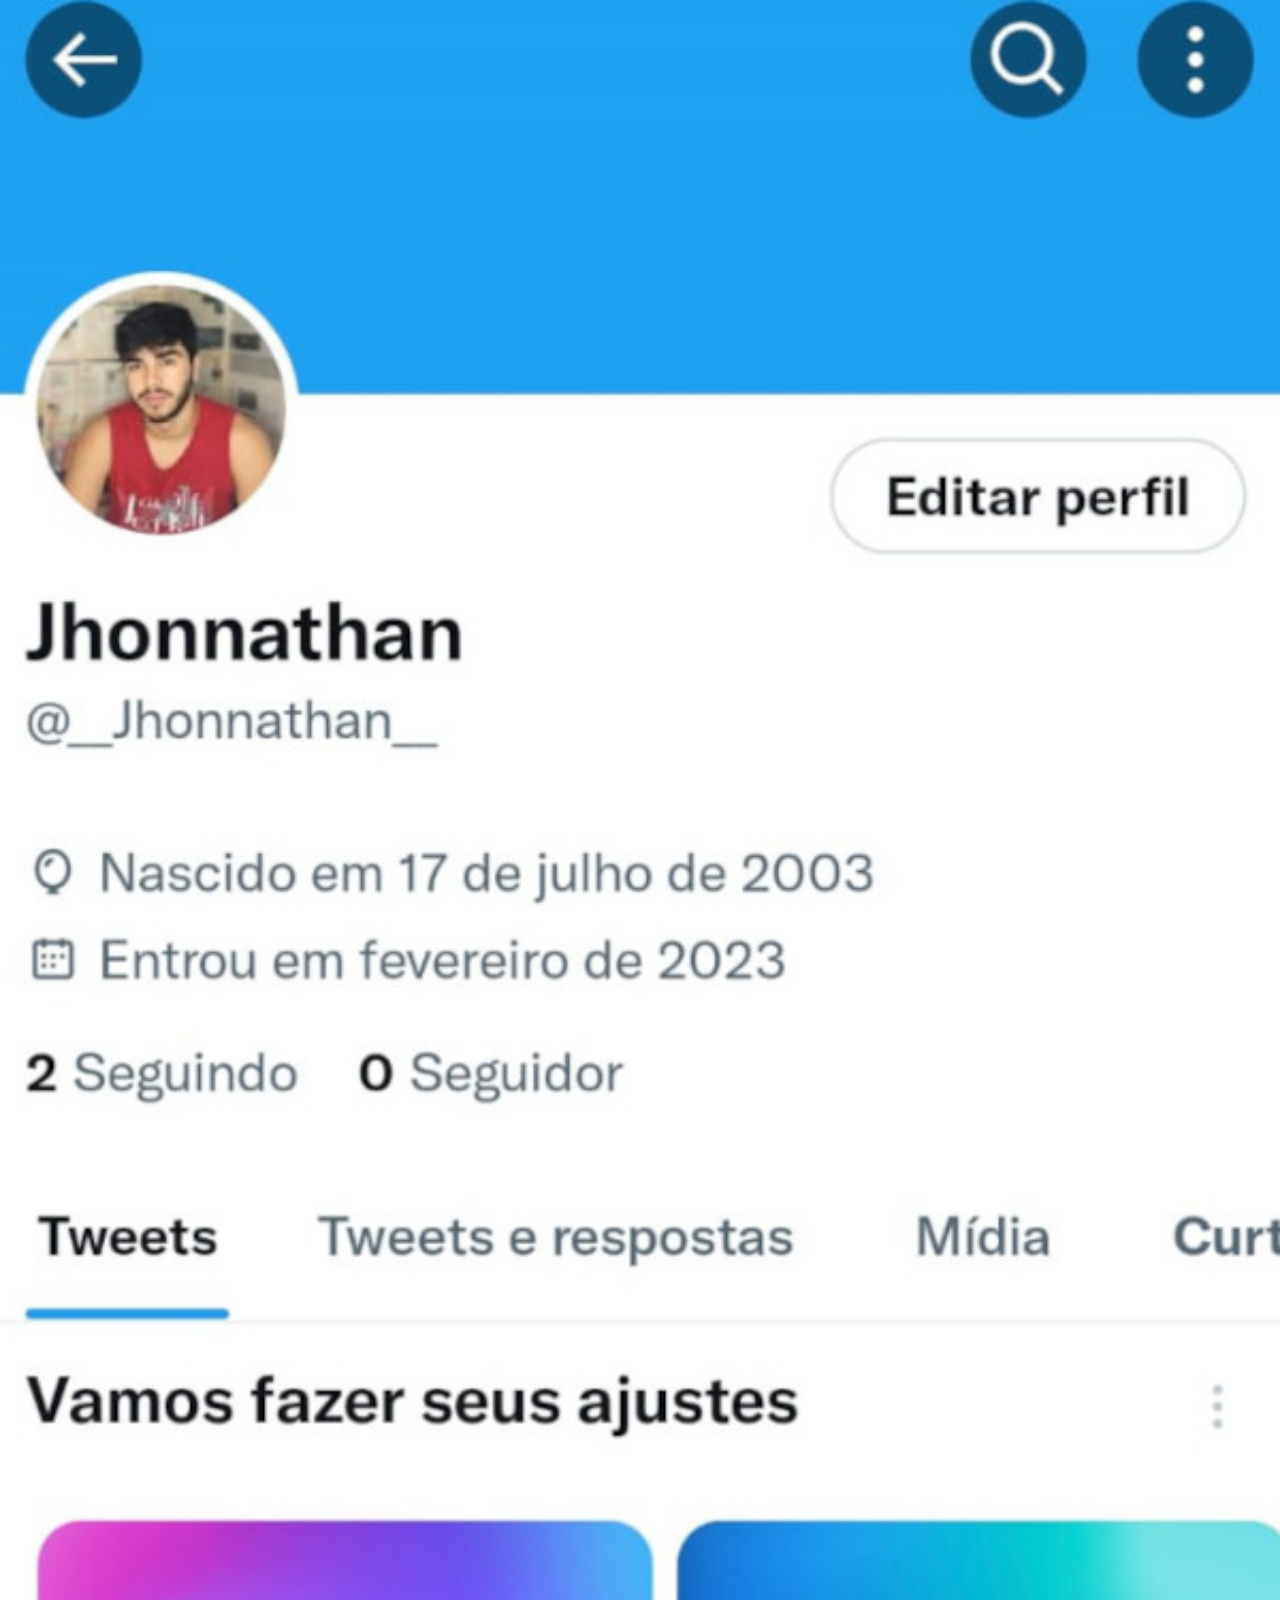
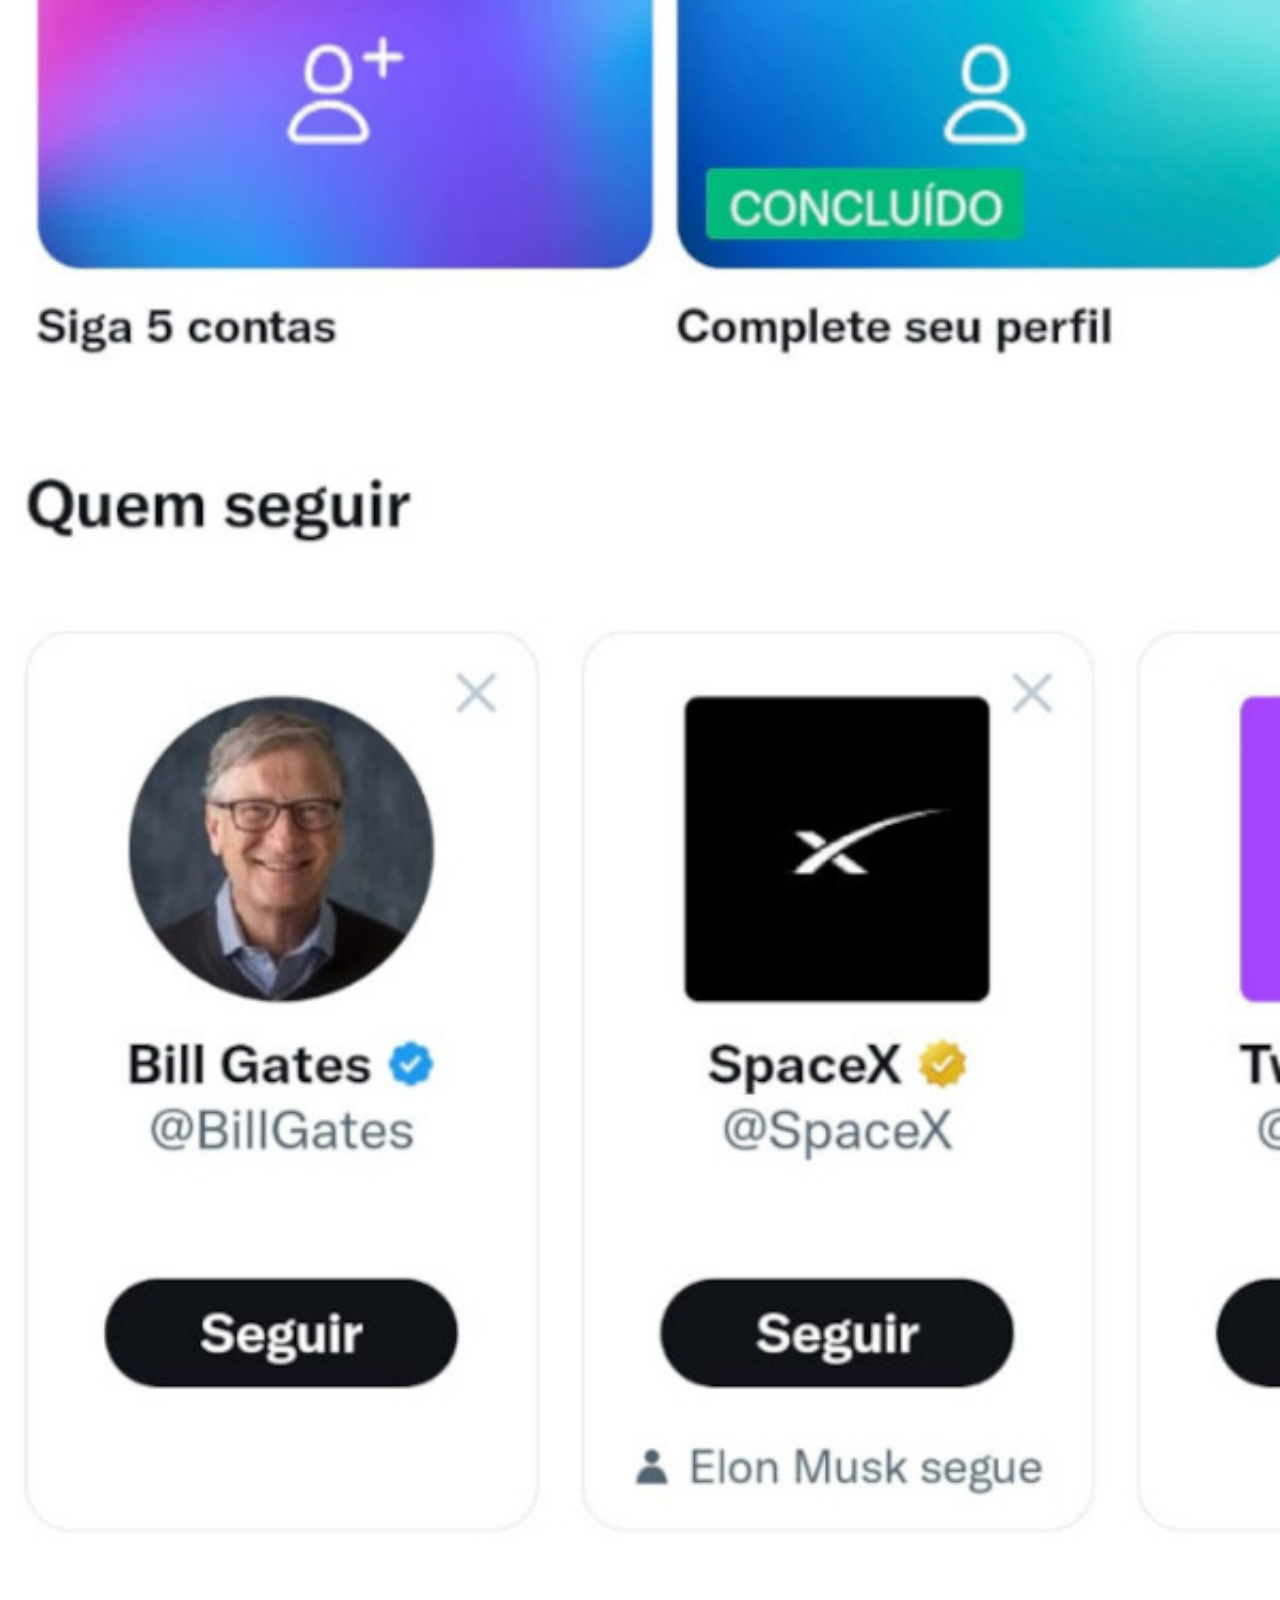
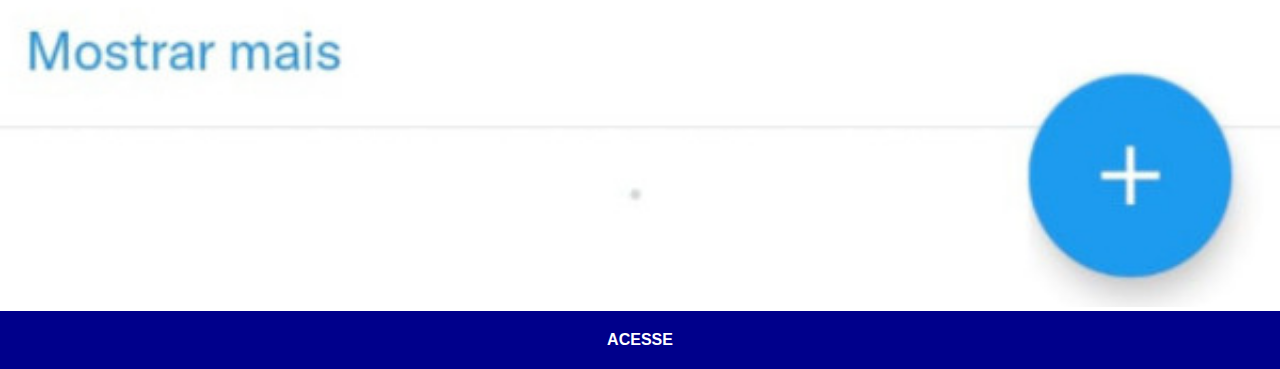
<file: twitter.html>
<!DOCTYPE html>
<html lang="pt-br">
<head>
    <meta charset="UTF-8">
    <meta http-equiv="X-UA-Compatible" content="IE=edge">
    <meta name="viewport" content="width=device-width, initial-scale=1.0">
    <title>twitter</title>
    <link rel="stylesheet" href="estilos/social.css">
</head>
<body>
    <img src="imagens/tela-twitter.jpg" alt="Tela do twitter">
    <a href="https://twitter.com/__Jhonnathan__" target="_blank" rel="external">ACESSE</a>
</body>
</html>
</file>
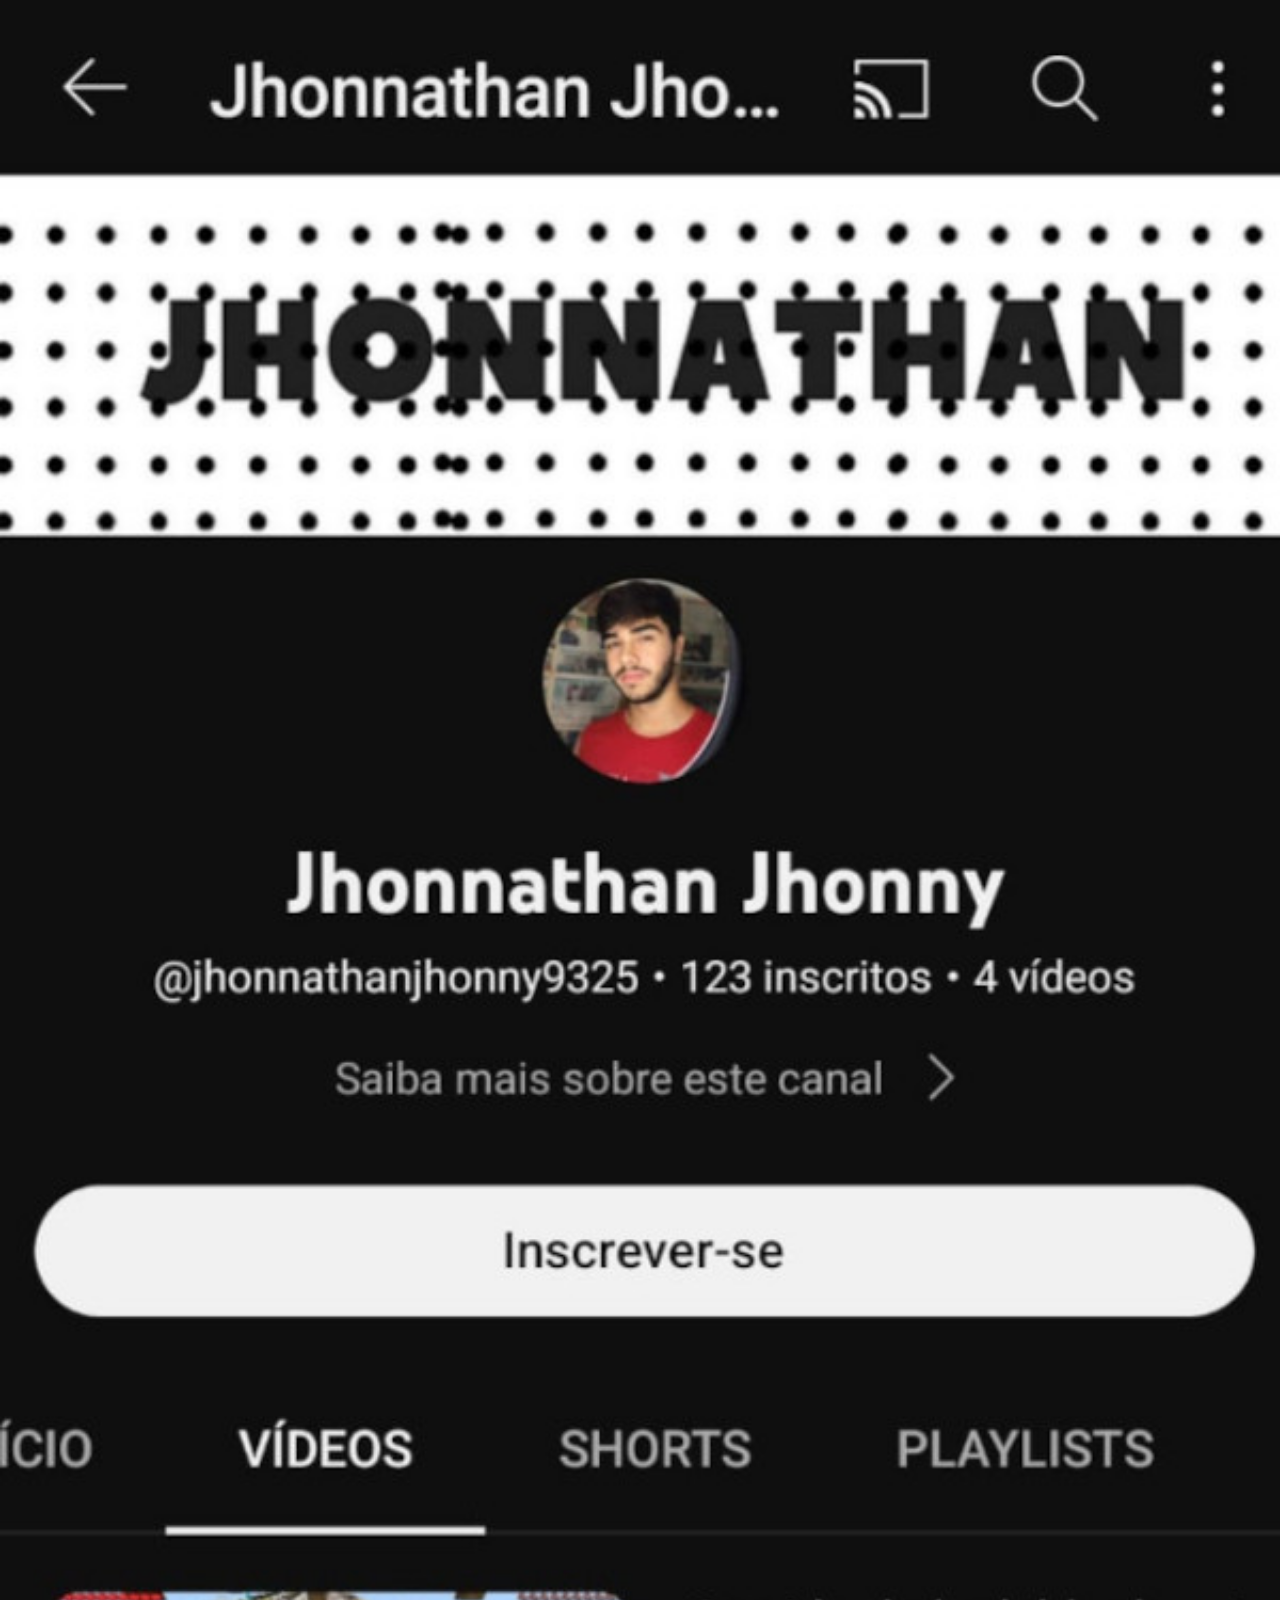
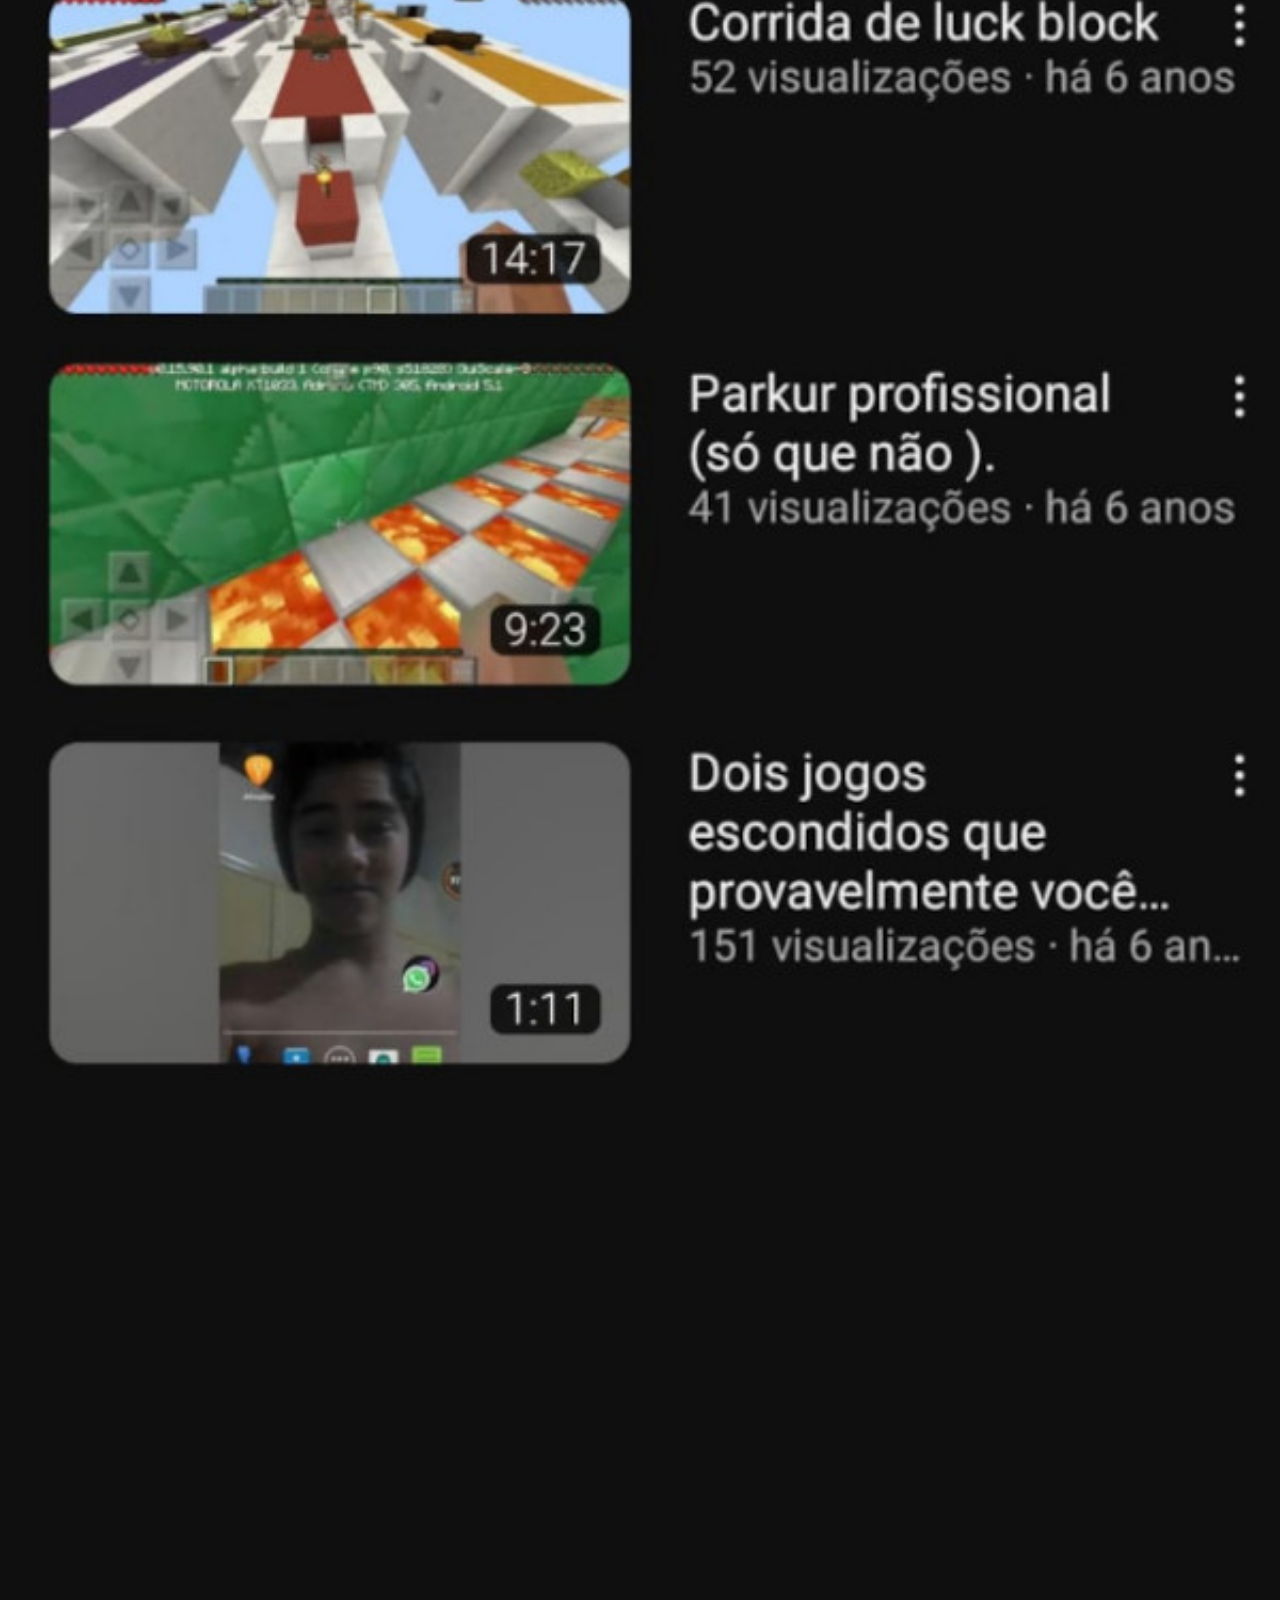
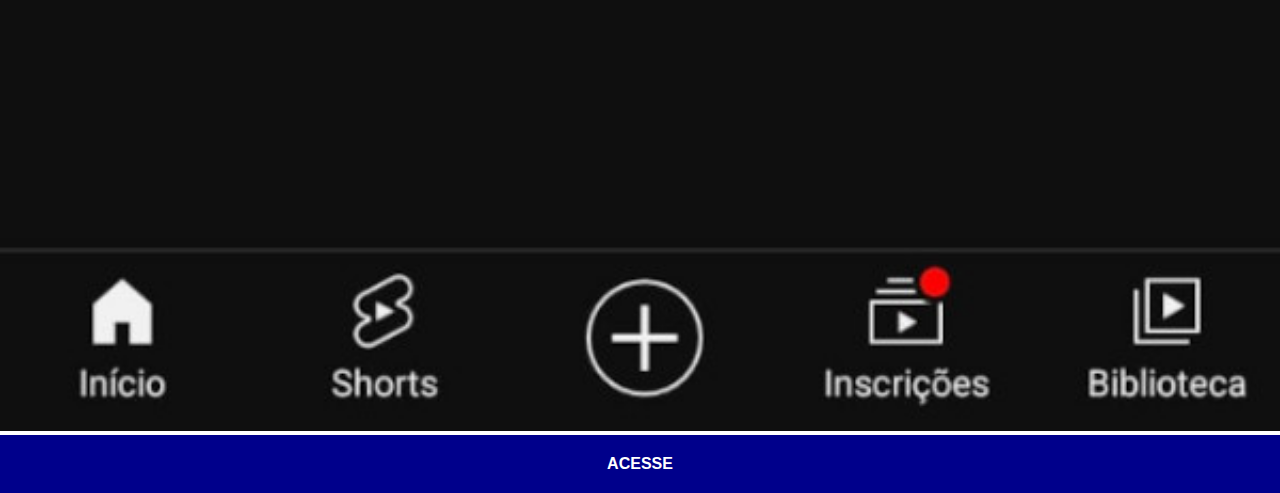
<file: youtube.html>
<!DOCTYPE html>
<html lang="pt-br">
<head>
    <meta charset="UTF-8">
    <meta http-equiv="X-UA-Compatible" content="IE=edge">
    <meta name="viewport" content="width=device-width, initial-scale=1.0">
    <title>YouTube</title>
    <link rel="stylesheet" href="estilos/social.css">
</head>
<body>
    <img src="imagens/tela-youtube.jpg" alt="Tela do YouTube">
    <a href="https://www.youtube.com/channel/UC5oSCr8gqxu8t8DnZxovDOw" target="_blank" rel="external">ACESSE</a>
</body>
</html>
</file>
<file: estilos/style.css>
@charset "UTF-8";

* {
    margin: 0px;
    padding: 0px;
    font-family: Arial, Helvetica, sans-serif;
}

html, body {
    height: 100vh;
    width: 100vw;
}

body {
    background-color: lightgrey;
    background-image: url(../imagens/fundo-madeira.jpg);
    background-position: center center;
    background-repeat: no-repeat;
    background-size: cover;
    background-attachment: fixed;
}

span#icon {
    display: inline-block;
    background-color: lightgrey;
    border-radius: 50%;
    padding: 10px;
    margin: 20px;
    cursor: pointer;
}

span#icon:hover {
    background-color: black;
    color: white;
}

header menu {
    display: none;
}

menu li {
    display: inline-block;
}

menu.redes-sociais img{
    width: 50px;
    margin: 20px;
    border-radius: 100%;
    box-shadow: 2px 2px 5px rgba(0, 0, 0, 0.425);
    box-sizing: border-box;
}

menu.redes-sociais img:hover {
    border: 2px solid rgba(255, 255, 255, 0.616);
    transform: translate(0px, 10px);
    box-shadow: 5px 5px 10px rgba(0, 0, 0, 0.623);
    transition: transform 0.5s, border 0.3s;
}

ul {
    list-style-type: none;
}

main {
    height: 100vh;
    position: relative;
}


section#telefone {
    height: 627px;
    width: 311px;

    position: absolute;
    top: 50%;
    left: 50%;
    transform: translate(-50%, -50%);

    background: url(../imagens/frame-iphone.png) left center no-repeat fixed;
    background-size: cover;
}

iframe#tela {
    position: relative;
    top: 80px;
    left: 23.5px;
    height: 470px;
    width: 265.5px;
}
</file>
<file: estilos/social.css>
@charset "UTF-8";

* {
    margin: 0px;
    padding: 0px;
    font-family: Arial, Helvetica, sans-serif;
}

::-webkit-scrollbar {
    width: 0px;
    height: 0px;
}

img {
    width: 100vw;
}

a {
    display: block;
    background-color: darkblue;
    color: white;
    text-align: center;
    padding: 20px;
    font-weight: bold;
    text-decoration: none;
}

a:hover {
    background-color: blue;
}
</file>
